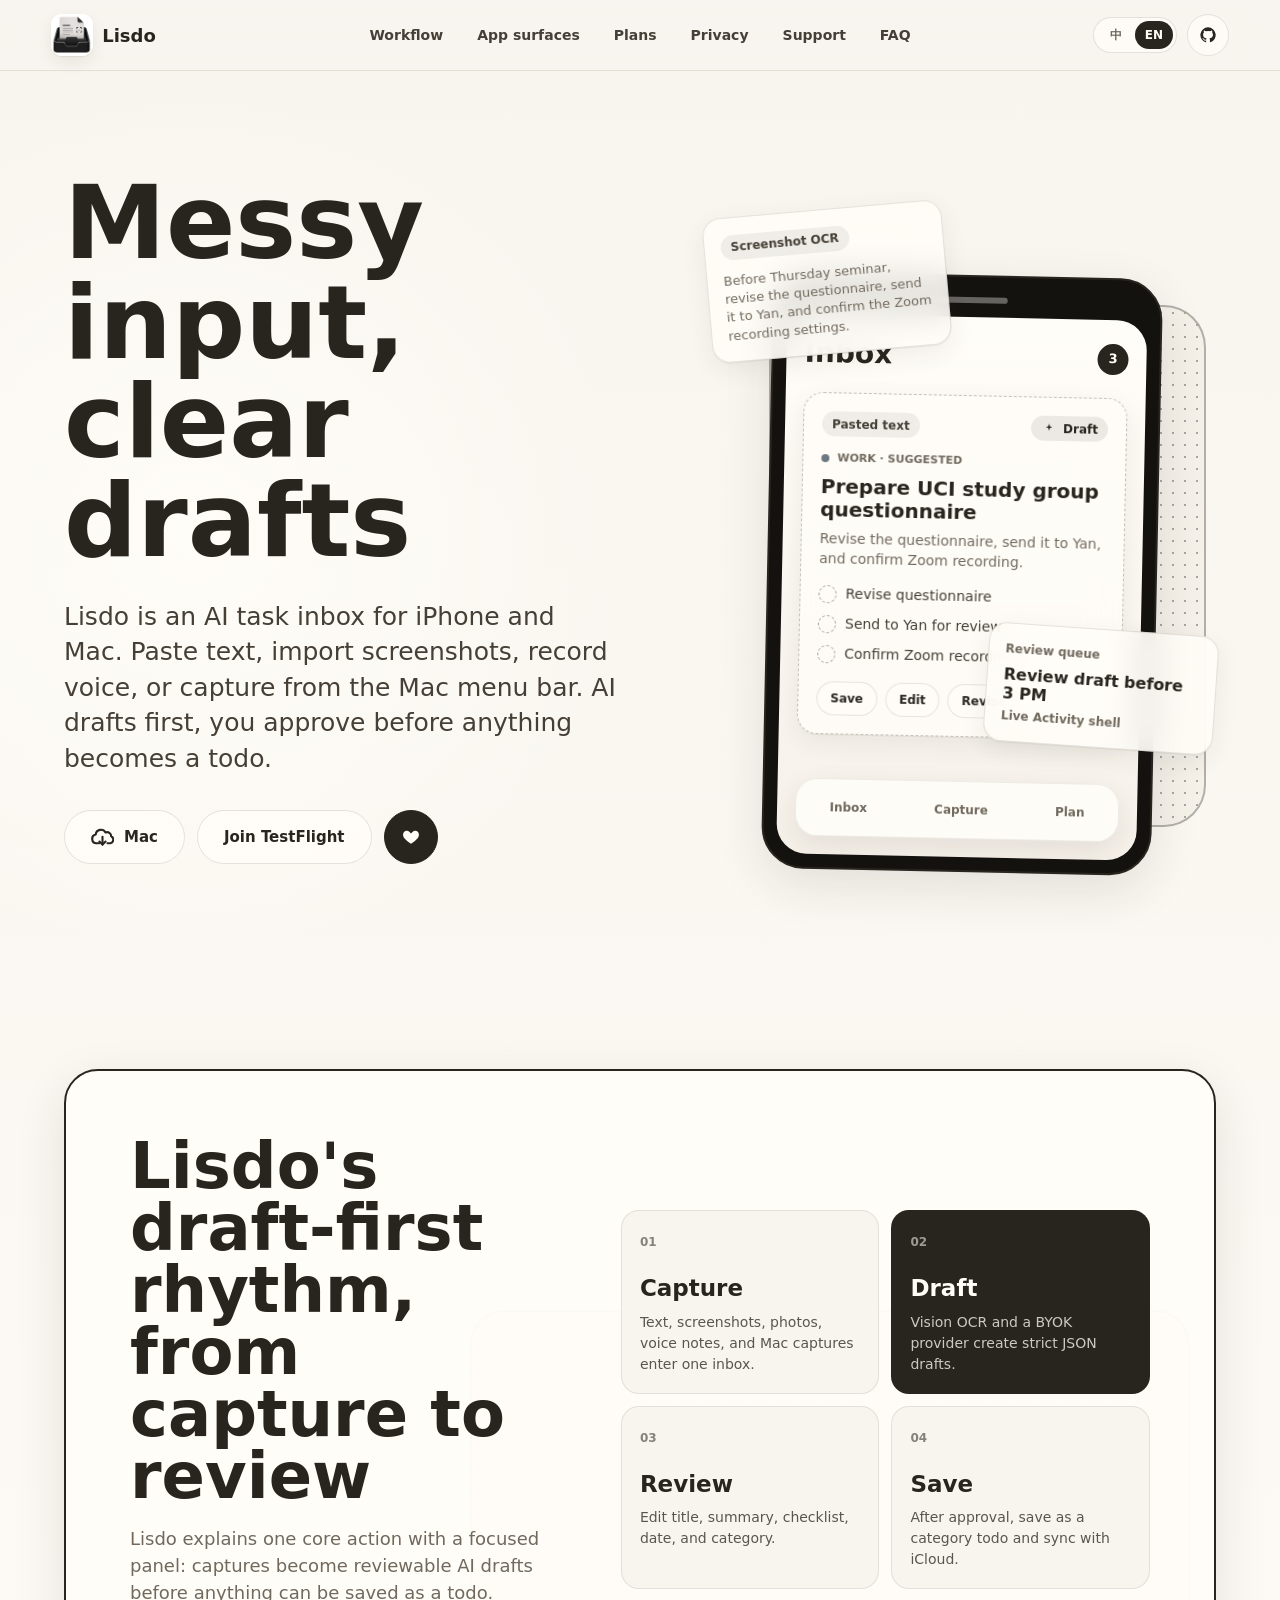
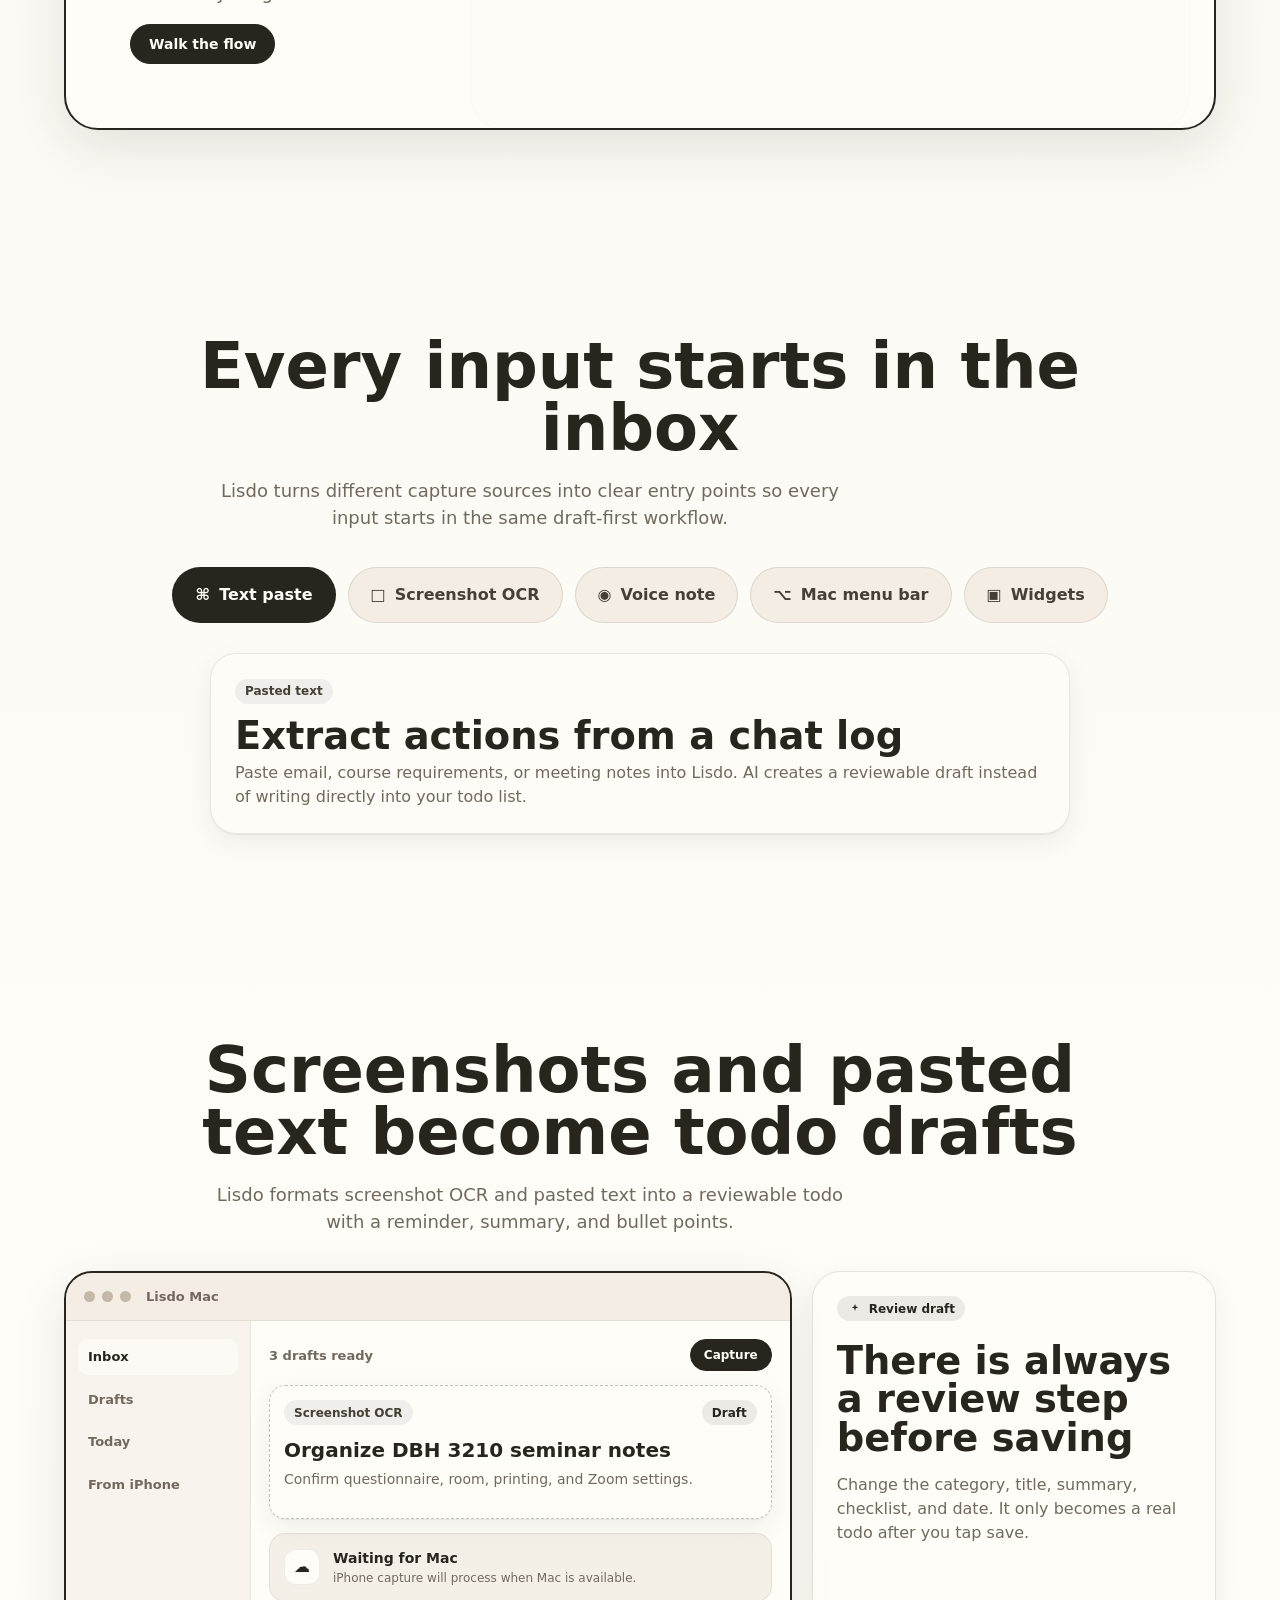
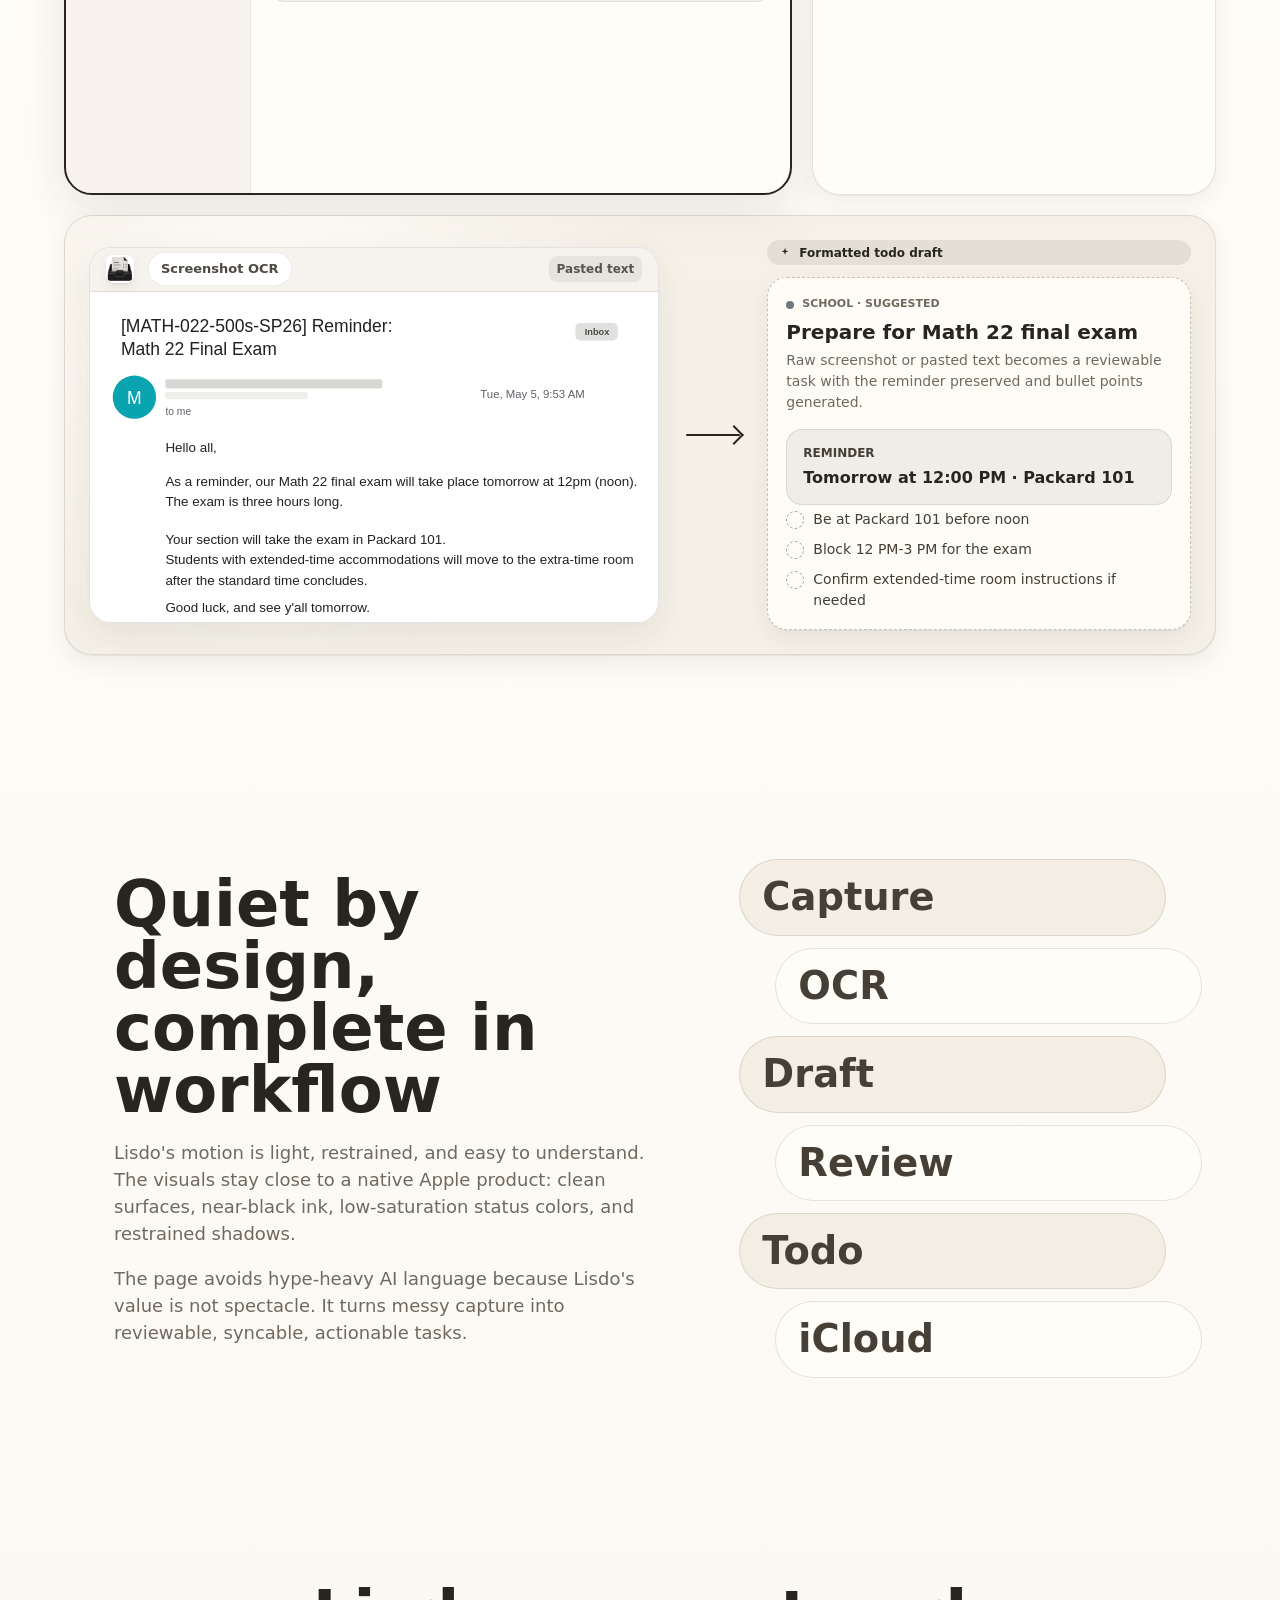
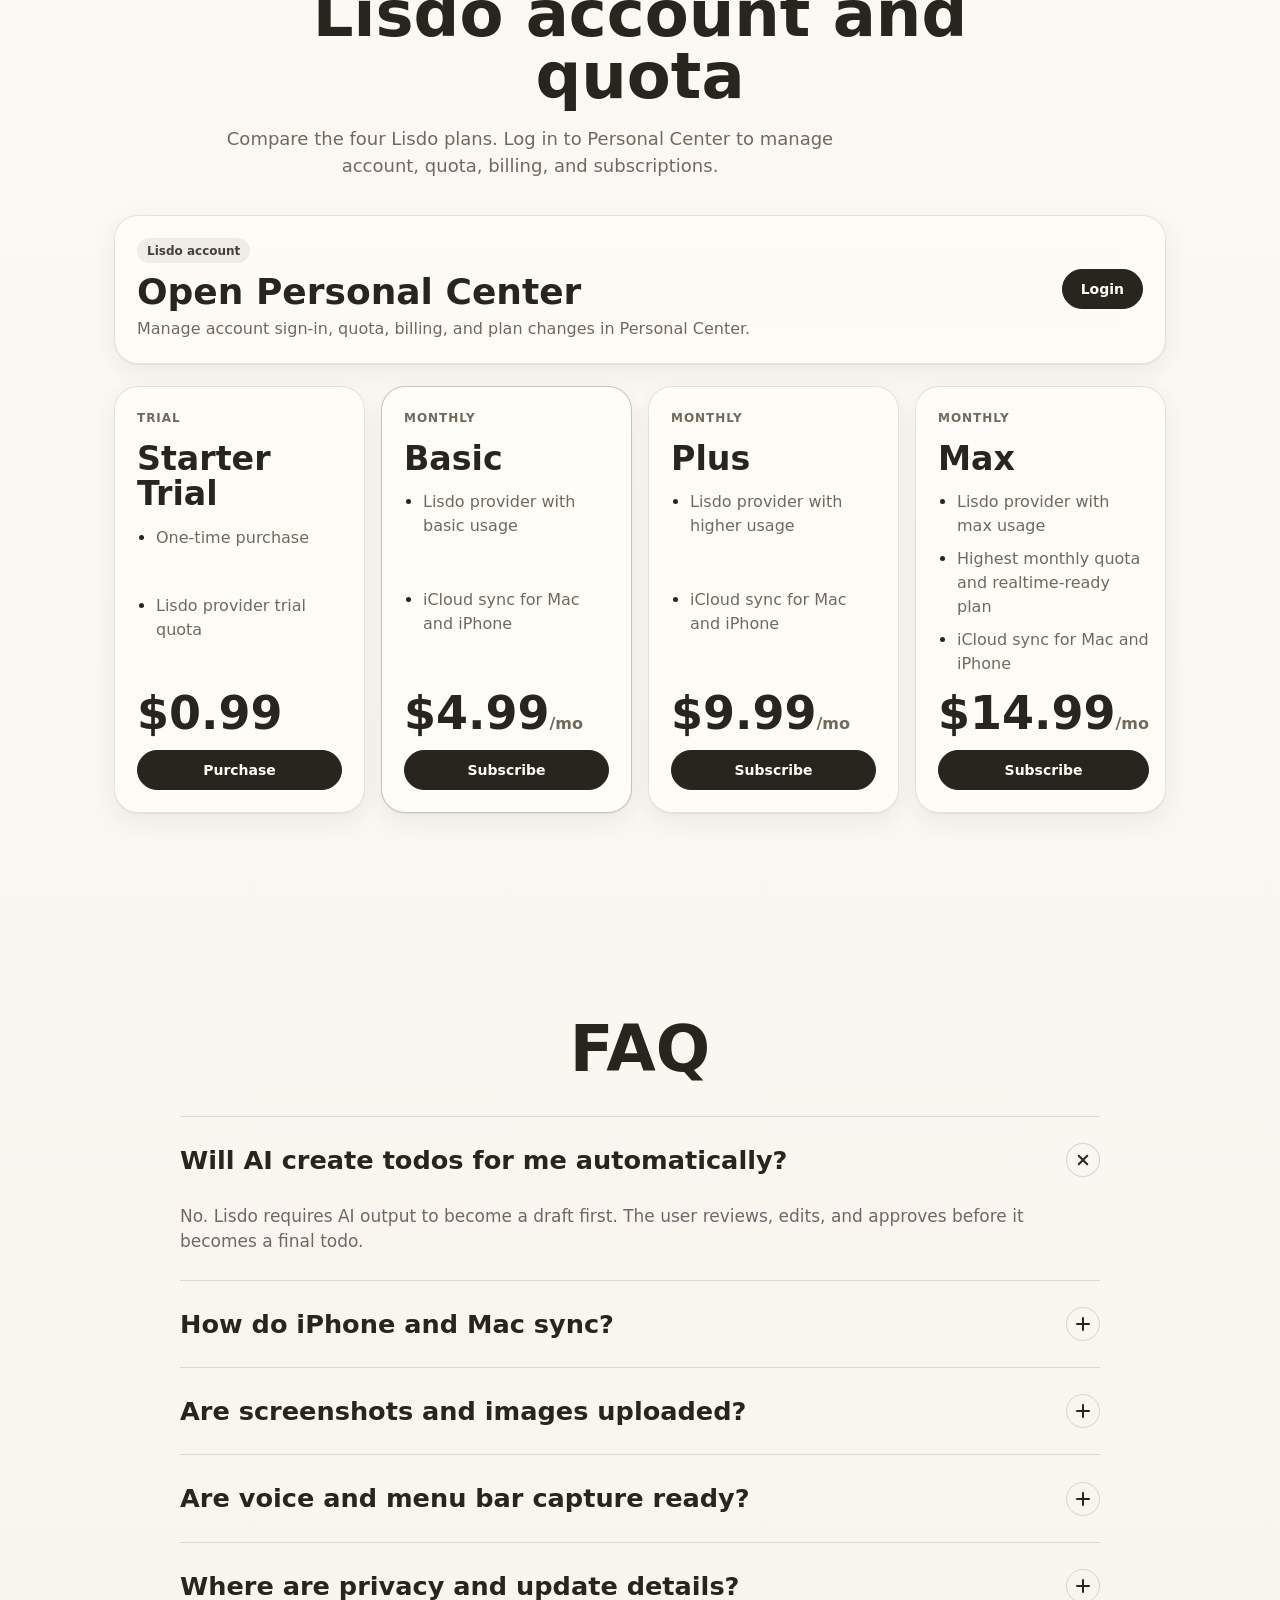
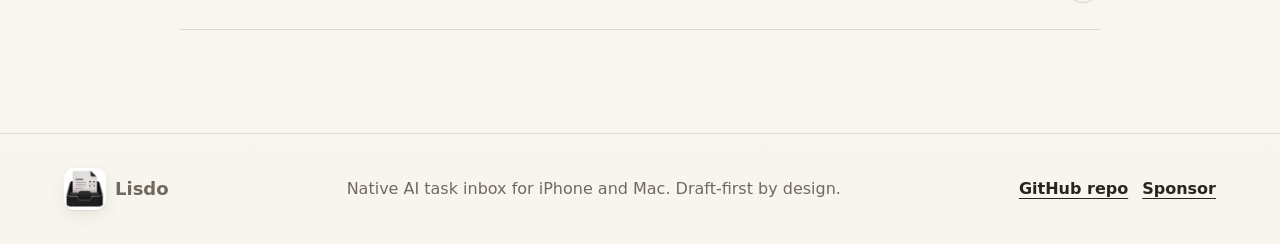
<file: Website/index.html>
<!doctype html>
<html lang="en">
  <head>
    <meta charset="utf-8">
    <meta name="viewport" content="width=device-width, initial-scale=1">
    <title>Lisdo — AI Task Inbox</title>
    <meta
      name="description"
      content="Lisdo is a native AI task inbox for iPhone and Mac. Capture messy input, review AI drafts, and save category todos with iCloud sync."
    >
    <link rel="icon" href="assets/lisdo-logo.png">
    <link rel="stylesheet" href="styles.css">
  </head>
  <body>
    <header class="site-header">
      <a class="brand" href="#top" aria-label="Lisdo home">
        <span class="brand-mark" aria-hidden="true">
          <img src="assets/lisdo-logo.png" alt="">
        </span>
        <span>Lisdo</span>
      </a>

      <nav class="nav-links" aria-label="Primary navigation">
        <a href="#workflow" data-i18n="nav.workflow">工作流</a>
        <a href="#surfaces" data-i18n="nav.surfaces">产品界面</a>
        <a href="#plans" data-i18n="nav.plans">套餐</a>
        <a href="/privacy.html" data-i18n="nav.privacy">隐私</a>
        <a href="/support.html" data-i18n="nav.support">支持</a>
        <a href="#faq" data-i18n="nav.faq">常见问题</a>
      </nav>

      <div class="header-actions">
        <div class="language-toggle" aria-label="Language">
          <button type="button" data-lang-option="zh" aria-pressed="false">中</button>
          <button type="button" data-lang-option="en" aria-pressed="true">EN</button>
        </div>
        <a
          class="icon-button"
          href="https://github.com/Robert1124/Lisdo"
          target="_blank"
          rel="noopener noreferrer"
          aria-label="GitHub repository"
        >
          <svg viewBox="0 0 24 24" aria-hidden="true">
            <path d="M12 .5A11.5 11.5 0 0 0 8.4 22.9c.58.1.8-.25.8-.56v-2c-3.25.7-3.93-1.39-3.93-1.39-.53-1.35-1.3-1.72-1.3-1.72-1.06-.72.08-.7.08-.7 1.17.08 1.79 1.2 1.79 1.2 1.04 1.78 2.73 1.27 3.4.97.1-.75.4-1.27.74-1.56-2.6-.3-5.33-1.3-5.33-5.79 0-1.28.46-2.33 1.2-3.15-.12-.3-.52-1.5.12-3.1 0 0 .98-.32 3.2 1.2A11.1 11.1 0 0 1 12 5.9c.99 0 1.98.13 2.91.4 2.22-1.52 3.2-1.2 3.2-1.2.64 1.6.24 2.8.12 3.1.75.82 1.2 1.87 1.2 3.15 0 4.5-2.74 5.49-5.35 5.78.42.37.8 1.08.8 2.18v3.03c0 .31.2.67.8.56A11.5 11.5 0 0 0 12 .5Z"></path>
          </svg>
        </a>
      </div>
    </header>

    <main id="top">
      <section class="hero section-pad">
        <div class="hero-copy reveal">
          <h1 data-i18n="hero.title">杂乱输入，先成草稿</h1>
          <p data-i18n="hero.subtitle">
            Lisdo 是 iPhone 和 Mac 上的 AI task inbox。复制文字、导入截图、语音记录或从 Mac 菜单栏捕获内容，先生成草稿，再由你确认保存为分类待办。
          </p>
          <div class="hero-actions">
            <a
              class="pill-button light large download-button"
              href="https://github.com/Robert1124/Lisdo/releases"
              target="_blank"
              rel="noopener noreferrer"
              aria-label="Download Lisdo for Mac"
            >
              <svg class="download-cloud-icon" viewBox="0 0 24 24" aria-hidden="true">
                <path d="M8.4 18H5.8a4.6 4.6 0 0 1-.9-9.1 5.5 5.5 0 0 1 10.3-2.1 4.1 4.1 0 0 1 5.8 3.9 3.9 3.9 0 0 1-.7 7.3h-3.1"></path>
                <path d="M12 11.2v8.2"></path>
                <path d="m8.8 16.2 3.2 3.2 3.2-3.2"></path>
              </svg>
              <span data-i18n="hero.macDownload">Mac</span>
            </a>
            <a
              class="pill-button light large"
              href="https://testflight.apple.com/join/XJnUYH11"
              target="_blank"
              rel="noopener noreferrer"
              data-i18n="hero.testflight"
              aria-label="Join Lisdo TestFlight"
            >Join TestFlight</a>
            <a
              class="icon-button dark large"
              href="https://github.com/sponsors/Robert1124"
              target="_blank"
              rel="noopener noreferrer"
              aria-label="Sponsor Lisdo"
            >
              <svg viewBox="0 0 24 24" aria-hidden="true">
                <path d="M12 21s-7.2-4.4-9.7-8.6C.5 9.3 1.4 5.5 4.5 4.1 6.3 3.3 8.3 3.7 9.7 5.1L12 7.4l2.3-2.3c1.4-1.4 3.4-1.8 5.2-1 3.1 1.4 4 5.2 2.2 8.3C19.2 16.6 12 21 12 21Z"></path>
              </svg>
            </a>
          </div>
        </div>

        <div class="hero-stage reveal" aria-label="Lisdo product illustration">
          <div class="floating-note note-left">
            <span class="source-pill" data-i18n="mock.sourceScreenshot">截图 OCR</span>
            <p data-i18n="mock.messyText">周四 seminar 前把 questionnaire 改完，发给 Yan 看，顺便确认 Zoom recording 设置。</p>
          </div>

          <div class="phone-shell">
            <div class="phone-top"></div>
            <div class="phone-screen">
              <div class="screen-header">
                <span data-i18n="mock.inbox">Inbox</span>
                <span class="tiny-chip">3</span>
              </div>
              <article class="draft-card">
                <div class="draft-top">
                  <span class="source-pill" data-i18n="mock.pastedText">粘贴文字</span>
                  <span class="draft-chip">
                    <svg viewBox="0 0 24 24" aria-hidden="true"><path d="M12 4l1.2 4.2L17 9.5l-3.8 1.3L12 15l-1.2-4.2L7 9.5l3.8-1.3L12 4Z"></path></svg>
                    <span data-i18n="mock.draft">草稿</span>
                  </span>
                </div>
                <div class="category-line">
                  <span class="cat-dot blue"></span>
                  <span data-i18n="mock.suggestedCategory">Work · 建议分类</span>
                </div>
                <h3 data-i18n="mock.draftTitle">准备 UCI study group questionnaire</h3>
                <p data-i18n="mock.draftSummary">修改问卷、发给 Yan 复核，并确认 Zoom 录制设置。</p>
                <ul class="check-list">
                  <li data-i18n="mock.stepOne">修改 questionnaire</li>
                  <li data-i18n="mock.stepTwo">发给 Yan review</li>
                  <li data-i18n="mock.stepThree">确认 Zoom recording</li>
                </ul>
                <div class="draft-actions">
                  <button type="button" data-i18n="mock.save">保存</button>
                  <button type="button" data-i18n="mock.edit">编辑</button>
                  <button type="button" data-i18n="mock.revise">调整</button>
                </div>
              </article>
              <nav class="phone-tabs" aria-label="Phone tabs">
                <span data-i18n="mock.tabInbox">收件箱</span>
                <span data-i18n="mock.tabCapture">捕获</span>
                <span data-i18n="mock.tabPlan">计划</span>
              </nav>
            </div>
          </div>

          <div class="floating-widget note-right">
            <span class="mini-title" data-i18n="mock.widgetTitle">待审核草稿</span>
            <strong data-i18n="mock.widgetTask">Review draft before 3 PM</strong>
            <span data-i18n="mock.widgetMeta">Live Activity shell</span>
          </div>
        </div>
      </section>

      <section id="workflow" class="section-pad feature-wrap reveal">
        <div class="panel-back" aria-hidden="true"></div>
        <div class="feature-panel">
          <div class="panel-copy">
            <h2 data-i18n="workflow.title">Lisdo 的清晰节奏：先草稿，再保存</h2>
            <p data-i18n="workflow.body">
              Lisdo 用一个大面板讲清核心动作：不是直接生成待办，而是把捕获内容先变成可检查的 AI 草稿。
            </p>
            <a class="pill-button dark" href="#capture" data-i18n="workflow.cta">走一遍流程</a>
          </div>

          <div class="workflow-steps" aria-label="Lisdo workflow">
            <div class="step-card">
              <span>01</span>
              <h3 data-i18n="workflow.step1Title">Capture</h3>
              <p data-i18n="workflow.step1Body">文字、截图、照片、语音和 Mac 捕获都进入同一个 inbox。</p>
            </div>
            <div class="step-card active">
              <span>02</span>
              <h3 data-i18n="workflow.step2Title">Draft</h3>
              <p data-i18n="workflow.step2Body">Vision OCR 和 BYOK provider 生成严格 JSON 草稿。</p>
            </div>
            <div class="step-card">
              <span>03</span>
              <h3 data-i18n="workflow.step3Title">Review</h3>
              <p data-i18n="workflow.step3Body">用户编辑标题、摘要、清单、日期和分类。</p>
            </div>
            <div class="step-card">
              <span>04</span>
              <h3 data-i18n="workflow.step4Title">Save</h3>
              <p data-i18n="workflow.step4Body">确认后保存为 category todo，并通过 iCloud 同步。</p>
            </div>
          </div>
        </div>
      </section>

      <section id="capture" class="section-pad capture-section">
        <div class="section-heading reveal">
          <h2 data-i18n="capture.title">各种输入，都先进入收件箱</h2>
          <p data-i18n="capture.subtitle">Lisdo 把不同 capture source 变成清晰入口，让所有输入先进入同一个 draft-first 工作流。</p>
        </div>

        <div class="capture-grid reveal" role="tablist" aria-label="Capture sources">
          <button class="capture-pill is-active" type="button" role="tab" aria-selected="true" data-capture="text">
            <span aria-hidden="true">⌘</span>
            <span data-i18n="capture.text">粘贴文字</span>
          </button>
          <button class="capture-pill" type="button" role="tab" aria-selected="false" data-capture="ocr">
            <span aria-hidden="true">□</span>
            <span data-i18n="capture.ocr">截图 OCR</span>
          </button>
          <button class="capture-pill" type="button" role="tab" aria-selected="false" data-capture="voice">
            <span aria-hidden="true">◉</span>
            <span data-i18n="capture.voice">语音记录</span>
          </button>
          <button class="capture-pill" type="button" role="tab" aria-selected="false" data-capture="mac">
            <span aria-hidden="true">⌥</span>
            <span data-i18n="capture.mac">Mac 菜单栏</span>
          </button>
          <button class="capture-pill" type="button" role="tab" aria-selected="false" data-capture="widget">
            <span aria-hidden="true">▣</span>
            <span data-i18n="capture.widget">Widgets</span>
          </button>
        </div>

        <div class="capture-example reveal" aria-live="polite">
          <div>
            <span class="source-pill example-kind" data-i18n="examples.text.kind">Pasted text</span>
            <h3 class="example-title" data-i18n="examples.text.title">从聊天记录里提取行动项</h3>
            <p class="example-body" data-i18n="examples.text.body">把 email、课程要求或会议记录粘进 Lisdo，AI 只生成可审核草稿，不直接写入正式待办。</p>
          </div>
        </div>
      </section>

      <section id="surfaces" class="section-pad surfaces">
        <div class="section-heading reveal">
          <h2 data-i18n="surfaces.title">截图和粘贴内容，自动整理成 Todo 草稿</h2>
          <p data-i18n="surfaces.subtitle">Lisdo 把截图 OCR 和粘贴文本格式化成包含 reminder、摘要和 bullet points 的可审核 todo。</p>
        </div>

        <div class="surface-grid">
          <div class="mac-window reveal">
            <div class="mac-titlebar">
              <span></span><span></span><span></span>
              <strong data-i18n="mac.title">Lisdo Mac</strong>
            </div>
            <div class="mac-body">
              <aside class="mac-sidebar">
                <span class="side-item active" data-i18n="mac.inbox">Inbox</span>
                <span class="side-item" data-i18n="mac.drafts">Drafts</span>
                <span class="side-item" data-i18n="mac.today">Today</span>
                <span class="side-item" data-i18n="mac.fromPhone">From iPhone</span>
              </aside>
              <div class="mac-main">
                <div class="mac-toolbar">
                  <span data-i18n="mac.ready">3 drafts ready</span>
                  <button type="button" data-i18n="mac.capture">Capture</button>
                </div>
                <article class="draft-card compact">
                  <div class="draft-top">
                    <span class="source-pill" data-i18n="mock.sourceScreenshot">截图 OCR</span>
                    <span class="draft-chip" data-i18n="mock.draft">草稿</span>
                  </div>
                  <h3 data-i18n="mac.cardTitle">整理 DBH 3210 seminar notes</h3>
                  <p data-i18n="mac.cardBody">确认问卷、房间、打印和 Zoom 设置。</p>
                </article>
                <article class="pending-row muted">
                  <span class="pending-icon" aria-hidden="true">☁</span>
                  <div>
                    <strong data-i18n="mac.pendingTitle">Waiting for Mac</strong>
                    <span data-i18n="mac.pendingBody">iPhone capture will process when Mac is available.</span>
                  </div>
                </article>
              </div>
            </div>
          </div>

          <div class="review-card reveal">
            <span class="draft-chip">
              <svg viewBox="0 0 24 24" aria-hidden="true"><path d="M12 4l1.2 4.2L17 9.5l-3.8 1.3L12 15l-1.2-4.2L7 9.5l3.8-1.3L12 4Z"></path></svg>
              <span data-i18n="review.badge">Review draft</span>
            </span>
            <h3 data-i18n="review.title">保存前总有一步确认</h3>
            <p data-i18n="review.body">用户可以改分类、标题、摘要、清单和日期。只有点击“保存为待办”后，它才进入正式列表。</p>
          </div>

          <div class="format-demo reveal">
            <div class="capture-source-window" aria-label="Screenshot and pasted text source demo">
              <div class="source-tabbar">
                <span class="source-tab-icon" aria-hidden="true">
                  <img src="assets/lisdo-logo.png" alt="">
                </span>
                <span class="source-tab" data-i18n="format.sourceTab">Screenshot OCR</span>
                <span class="source-label" data-i18n="format.pasteTab">Pasted text</span>
              </div>
              <article class="source-message">
                <img
                  class="source-screenshot"
                  src="assets/math-22-source-screenshot.svg"
                  alt="Screenshot OCR source showing a Math 22 final exam reminder"
                >
              </article>
            </div>

            <div class="flow-arrow" aria-hidden="true">
              <span></span>
            </div>

            <div class="format-output">
              <span class="draft-chip">
                <svg viewBox="0 0 24 24" aria-hidden="true"><path d="M12 4l1.2 4.2L17 9.5l-3.8 1.3L12 15l-1.2-4.2L7 9.5l3.8-1.3L12 4Z"></path></svg>
                <span data-i18n="format.todoBadge">Formatted todo draft</span>
              </span>
              <article class="draft-card format-todo-card">
                <div class="category-line">
                  <span class="cat-dot blue"></span>
                  <span data-i18n="format.category">School · suggested</span>
                </div>
                <h3 data-i18n="format.todoTitle">Prepare for Math 22 final exam</h3>
                <p data-i18n="format.summary">Raw screenshot or pasted text becomes a reviewable task with the reminder preserved and bullet points generated.</p>
                <div class="reminder-row">
                  <strong data-i18n="format.reminderLabel">Reminder</strong>
                  <span data-i18n="format.reminder">Tomorrow at 12:00 PM · Packard 101</span>
                </div>
                <ul class="check-list">
                  <li data-i18n="format.point1">Be at Packard 101 before noon</li>
                  <li data-i18n="format.point2">Block 12 PM-3 PM for the exam</li>
                  <li data-i18n="format.point3">Confirm extended-time room instructions if needed</li>
                </ul>
              </article>
            </div>
          </div>
        </div>
      </section>

      <section class="section-pad story reveal">
        <div>
          <h2 data-i18n="story.title">安静一点，但工作流要完整</h2>
          <p data-i18n="story.p1">
            Lisdo 的动效轻盈、克制、容易理解。视觉回到原生 Apple 产品：纯净表面、近黑文字、低饱和状态色和克制阴影。
          </p>
          <p data-i18n="story.p2">
            页面避免夸张 AI 营销语言，因为 Lisdo 的价值不是炫技，而是让 messy capture 变成可检查、可同步、可执行的任务。
          </p>
        </div>
        <div class="story-lines" aria-hidden="true">
          <span>Capture</span>
          <span>OCR</span>
          <span>Draft</span>
          <span>Review</span>
          <span>Todo</span>
          <span>iCloud</span>
        </div>
      </section>

      <section id="plans" class="section-pad plan-section">
        <div class="section-heading reveal">
          <h2 data-i18n="plans.title">Lisdo 账户和额度</h2>
          <p data-i18n="plans.subtitle">查看四个 Lisdo plan。登录 Personal Center 后，可以管理账户、额度和订阅。</p>
        </div>

        <div class="web-account-panel reveal">
          <div>
            <span class="source-pill" data-i18n="plans.accountLabel">Lisdo account</span>
            <h3 data-i18n="plans.personalCenterTitle">Open Personal Center</h3>
            <p data-i18n="plans.personalCenterBody">Manage account sign-in, quota, billing, and plan changes in Personal Center.</p>
          </div>
          <div class="web-account-actions">
            <a class="pill-button dark" href="account.html" data-i18n="plans.openPersonalCenter">Login</a>
          </div>
        </div>

        <div class="plan-grid reveal plan-grid-home">
          <article class="plan-card">
            <span class="plan-kicker" data-i18n="plans.trialKicker">Trial</span>
            <h3 data-i18n="plans.starterTitle">Starter Trial</h3>
            <ul class="plan-points">
              <li data-i18n="plans.starterPoint1">One-time purchase</li>
              <li data-i18n="plans.starterPoint2">Lisdo provider trial quota</li>
            </ul>
            <div class="plan-price">$0.99</div>
            <a class="pill-button dark" href="account.html?plan=starterTrial" data-open-account data-plan-product="starterTrial" data-i18n="plans.buyTrial">Purchase</a>
          </article>
          <article class="plan-card featured">
            <span class="plan-kicker" data-i18n="plans.monthlyKicker">Monthly</span>
            <h3 data-i18n="plans.basicTitle">Basic</h3>
            <ul class="plan-points">
              <li data-i18n="plans.basicPoint1">Lisdo provider with basic usage</li>
              <li data-i18n="plans.basicPoint2">iCloud sync for Mac and iPhone</li>
            </ul>
            <div class="plan-price">$4.99<span data-i18n="plans.perMonth">/mo</span></div>
            <a class="pill-button dark" href="account.html?plan=monthlyBasic" data-open-account data-plan-product="monthlyBasic" data-i18n="plans.subscribe">Subscribe</a>
          </article>
          <article class="plan-card">
            <span class="plan-kicker" data-i18n="plans.monthlyKicker">Monthly</span>
            <h3 data-i18n="plans.plusTitle">Plus</h3>
            <ul class="plan-points">
              <li data-i18n="plans.plusPoint1">Lisdo provider with higher usage</li>
              <li data-i18n="plans.plusPoint2">iCloud sync for Mac and iPhone</li>
            </ul>
            <div class="plan-price">$9.99<span data-i18n="plans.perMonth">/mo</span></div>
            <a class="pill-button dark" href="account.html?plan=monthlyPlus" data-open-account data-plan-product="monthlyPlus" data-i18n="plans.subscribe">Subscribe</a>
          </article>
          <article class="plan-card">
            <span class="plan-kicker" data-i18n="plans.monthlyKicker">Monthly</span>
            <h3 data-i18n="plans.maxTitle">Max</h3>
            <ul class="plan-points">
              <li data-i18n="plans.maxPoint1">Lisdo provider with max usage</li>
              <li data-i18n="plans.maxPoint2">Highest monthly quota and realtime-ready plan</li>
              <li data-i18n="plans.maxPoint3">iCloud sync for Mac and iPhone</li>
            </ul>
            <div class="plan-price">$14.99<span data-i18n="plans.perMonth">/mo</span></div>
            <a class="pill-button dark" href="account.html?plan=monthlyMax" data-open-account data-plan-product="monthlyMax" data-i18n="plans.subscribe">Subscribe</a>
          </article>
        </div>
      </section>

      <section id="faq" class="section-pad faq">
        <div class="section-heading reveal">
          <h2 data-i18n="faq.title">常见问题</h2>
        </div>

        <div class="faq-list reveal">
          <div class="faq-item">
            <button type="button" aria-expanded="true">
              <span data-i18n="faq.q1">AI 会不会直接替我创建待办？</span>
              <span class="faq-toggle" aria-hidden="true"></span>
            </button>
            <div class="faq-panel">
              <p data-i18n="faq.a1">不会。Lisdo 的产品流要求所有 AI 输出先成为 draft。用户 review、编辑并确认后，才保存为正式 todo。</p>
            </div>
          </div>
          <div class="faq-item">
            <button type="button" aria-expanded="false">
              <span data-i18n="faq.q2">iPhone 和 Mac 如何同步？</span>
              <span class="faq-toggle" aria-hidden="true"></span>
            </button>
            <div class="faq-panel" hidden>
              <p data-i18n="faq.a2">MVP 1 设计为 SwiftData + CloudKit，同步 categories、captures、drafts、todos 和 pending queue metadata。Hosted BYOK keys 保存在 Keychain，可随用户的 Keychain 同步在 iPhone 和 Mac 可用；CLI paths 和本地 provider 设置不进 CloudKit。</p>
            </div>
          </div>
          <div class="faq-item">
            <button type="button" aria-expanded="false">
              <span data-i18n="faq.q3">截图和图片会上传吗？</span>
              <span class="faq-toggle" aria-hidden="true"></span>
            </button>
            <div class="faq-panel" hidden>
              <p data-i18n="faq.a3">默认策略是本机 Vision OCR，并同步 OCR text 与 metadata；原图默认不通过 iCloud 同步。只有 Mac CLI direct media 模式会临时同步原始 image/audio 给 Mac，处理结束后删除 pending media attachment。</p>
            </div>
          </div>
          <div class="faq-item">
            <button type="button" aria-expanded="false">
              <span data-i18n="faq.q4">语音和菜单栏捕获都可用了吗？</span>
              <span class="faq-toggle" aria-hidden="true"></span>
            </button>
            <div class="faq-panel" hidden>
              <p data-i18n="faq.a4">Mac 菜单栏捕获目前可用。语音捕获暂不可用，会在核心截图/粘贴转 todo 流程稳定后继续开发。</p>
            </div>
          </div>
          <div class="faq-item">
            <button type="button" aria-expanded="false">
              <span data-i18n="faq.q6">隐私和更新说明在哪里？</span>
              <span class="faq-toggle" aria-hidden="true"></span>
            </button>
            <div class="faq-panel" hidden>
              <p>
                <span data-i18n="faq.a6Prefix">App Store 准备文档包括</span>
                <a href="/privacy.html" data-i18n="faq.privacyLink">隐私政策</a>,
                <a href="/security.html" data-i18n="faq.securityLink">安全和数据处理</a>,
                <a href="/support.html" data-i18n="faq.supportLink">支持</a>,
                <span data-i18n="faq.and">和</span>
                <a href="/updates.html" data-i18n="faq.updatesLink">更新说明</a>.
              </p>
            </div>
          </div>
        </div>
      </section>
    </main>

    <footer class="site-footer">
      <div class="brand">
        <span class="brand-mark" aria-hidden="true">
          <img src="assets/lisdo-logo.png" alt="">
        </span>
        <span>Lisdo</span>
      </div>
      <p data-i18n="footer.copy">Native AI task inbox for iPhone and Mac. Draft-first by design.</p>
      <nav class="footer-links" aria-label="Footer navigation">
        <a
          href="https://github.com/Robert1124/Lisdo"
          target="_blank"
          rel="noopener noreferrer"
          data-i18n="footer.github"
        >GitHub repo</a>
        <a
          href="https://github.com/sponsors/Robert1124"
          target="_blank"
          rel="noopener noreferrer"
          data-i18n="footer.sponsor"
        >Sponsor</a>
      </nav>
    </footer>

    <script src="config.js"></script>
    <script src="script.js"></script>
  </body>
</html>
</file>
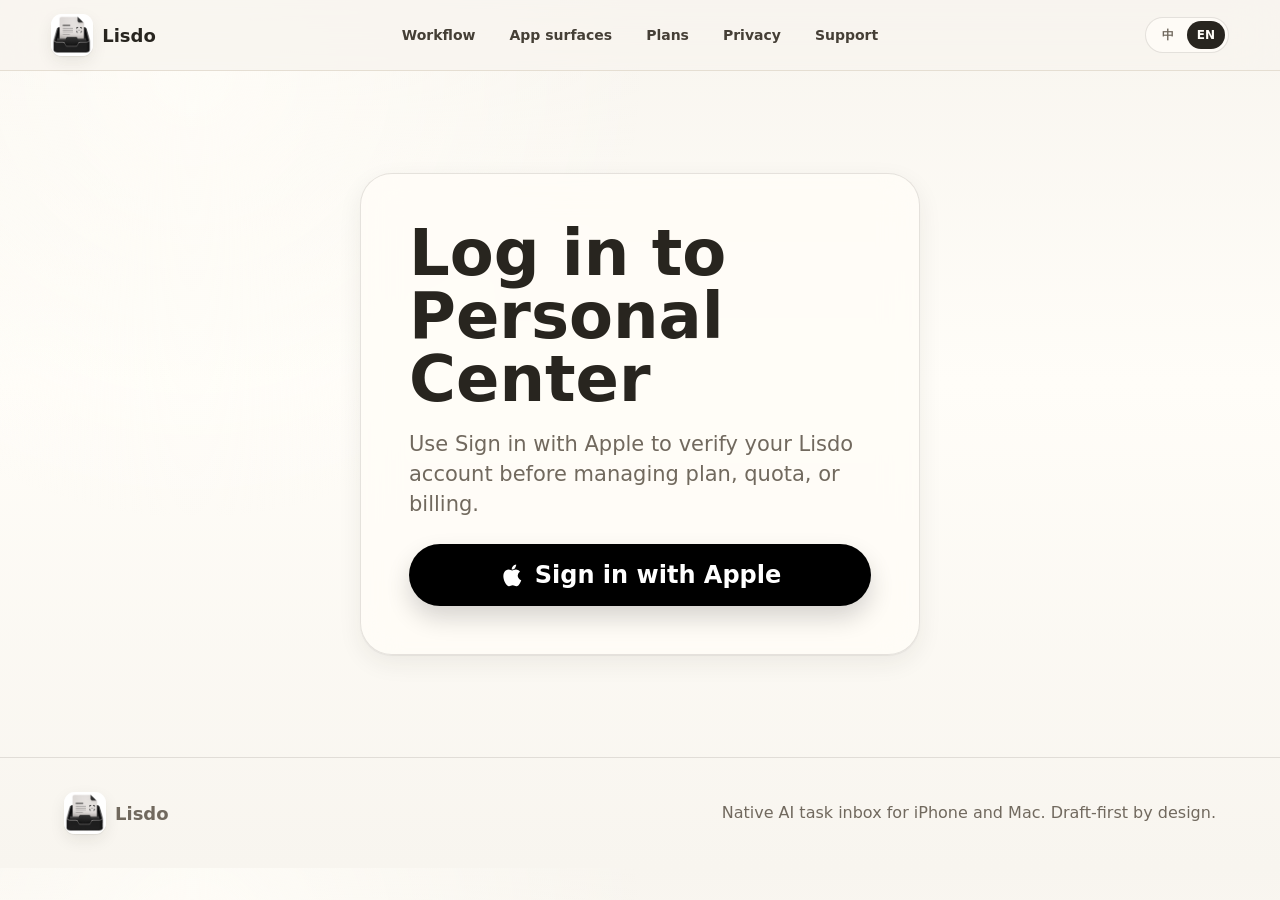
<file: Website/account.html>
<!doctype html>
<html lang="en">
  <head>
    <meta charset="utf-8">
    <meta name="viewport" content="width=device-width, initial-scale=1">
    <title>Lisdo Personal Center</title>
    <meta
      name="description"
      content="Manage your Lisdo account, quota, plan, and web billing."
    >
    <link rel="icon" href="assets/lisdo-logo.png">
    <link rel="stylesheet" href="styles.css">
  </head>
  <body>
    <header class="site-header">
      <a class="brand" href="index.html#top" aria-label="Lisdo home">
        <span class="brand-mark" aria-hidden="true">
          <img src="assets/lisdo-logo.png" alt="">
        </span>
        <span>Lisdo</span>
      </a>

      <nav class="nav-links" aria-label="Primary navigation">
        <a href="index.html#workflow" data-i18n="nav.workflow">Workflow</a>
        <a href="index.html#surfaces" data-i18n="nav.surfaces">App surfaces</a>
        <a href="index.html#plans" data-i18n="nav.plans">Plans</a>
        <a href="/privacy.html" data-i18n="nav.privacy">Privacy</a>
        <a href="/support.html" data-i18n="nav.support">Support</a>
      </nav>

      <div class="header-actions">
        <div class="language-toggle" aria-label="Language">
          <button type="button" data-lang-option="zh" aria-pressed="false">中</button>
          <button type="button" data-lang-option="en" aria-pressed="true">EN</button>
        </div>
      </div>
    </header>

    <main id="account">
      <section class="section-pad account-center-section" data-account-center>
        <div class="account-login-card reveal" data-account-login-gate>
          <h1 data-i18n="account.loginTitle">Log in to Personal Center</h1>
          <p data-i18n="account.loginBody">Use Sign in with Apple to verify your Lisdo account before managing plan, quota, or billing.</p>
          <button class="apple-sign-in-button" type="button" data-apple-sign-in>
            <svg viewBox="0 0 16 20" aria-hidden="true" focusable="false">
              <path d="M13.6 10.6c0-2.2 1.8-3.2 1.9-3.3-1-1.5-2.6-1.7-3.2-1.8-1.4-.1-2.6.8-3.3.8-.7 0-1.8-.8-2.9-.8-1.5 0-2.9.9-3.7 2.2-1.6 2.8-.4 7 1.1 9.3.8 1.1 1.7 2.4 2.9 2.3 1.2 0 1.6-.7 3-.7s1.8.7 3.1.7c1.3 0 2.1-1.1 2.8-2.3.9-1.3 1.2-2.5 1.3-2.6-.1-.1-2.9-1.2-3-3.8ZM11.4 4.1c.6-.8 1-1.8.9-2.8-.9 0-2 .6-2.7 1.4-.6.7-1.1 1.8-1 2.8 1 .1 2.1-.5 2.8-1.4Z"></path>
            </svg>
            <span data-i18n="plans.signIn">Sign in with Apple</span>
          </button>
        </div>

        <p class="checkout-status" data-checkout-status hidden></p>
        <div class="account-loading-overlay" data-account-loading hidden role="status" aria-live="polite">
          <div class="account-loading-panel">
            <span data-account-loading-message>Loading Personal Center...</span>
            <span class="loading-dots" aria-hidden="true">
              <span></span>
              <span></span>
              <span></span>
            </span>
          </div>
        </div>
        <div class="checkout-modal" data-checkout-modal hidden>
          <div class="checkout-modal-panel" role="dialog" aria-modal="true" aria-labelledby="checkout-modal-title" aria-describedby="checkout-modal-message">
            <h2 id="checkout-modal-title" data-checkout-modal-title></h2>
            <p id="checkout-modal-message" data-checkout-modal-message></p>
            <div class="checkout-modal-actions">
              <button class="pill-button light" type="button" data-checkout-modal-cancel data-i18n="common.cancel">Cancel</button>
              <button class="pill-button dark" type="button" data-checkout-modal-confirm data-i18n="common.confirm">Confirm</button>
              <button class="pill-button dark" type="button" data-checkout-modal-close data-i18n="common.ok">OK</button>
            </div>
          </div>
        </div>

        <div class="account-content" data-account-content hidden>
        <div class="account-dashboard">
          <section class="profile-card" data-account-auth-panel>
            <div class="profile-card-head">
              <button class="icon-button" type="button" data-web-sign-out hidden aria-label="Sign out">
                <svg viewBox="0 0 24 24" aria-hidden="true">
                  <path d="M10 4a1 1 0 0 1 1 1v2H9V6H5v12h4v-1h2v2a1 1 0 0 1-1 1H4a1 1 0 0 1-1-1V5a1 1 0 0 1 1-1h6Zm6.7 4.3 3.9 3.9-3.9 3.9-1.4-1.4 1.5-1.5H9v-2h7.8l-1.5-1.5 1.4-1.4Z"></path>
                </svg>
              </button>
            </div>

            <div class="profile-summary">
              <div>
                <h2 data-profile-name data-i18n="account.signedOutName">Sign in to Lisdo</h2>
                <p data-profile-email data-i18n="account.signedOutBody">Use your Lisdo account to sync plan and quota across devices.</p>
              </div>
            </div>
          </section>

          <section class="quota-card">
            <div class="quota-card-head">
              <div>
                <span class="source-pill" data-i18n="account.quotaLabel">Quota</span>
                <h2 data-quota-plan>Free</h2>
              </div>
              <button class="pill-button light topup-button" type="button" data-checkout-product="topUpUsage" data-i18n="account.topUp">Top up</button>
            </div>
            <div class="quota-meter">
              <span data-quota-fill></span>
            </div>
            <p data-quota-copy data-i18n="account.quotaSignedOut">Sign in to load your current quota.</p>
          </section>
        </div>

        <div class="plan-grid account-plan-grid">
          <article class="plan-card" data-plan-id="starterTrial">
            <span class="plan-kicker" data-i18n="plans.trialKicker">Trial</span>
            <h3 data-i18n="plans.starterTitle">Starter Trial</h3>
            <ul class="plan-points">
              <li data-i18n="plans.starterPoint1">One-time purchase</li>
              <li data-i18n="plans.starterPoint2">Lisdo provider trial quota</li>
            </ul>
            <div class="plan-price">$0.99</div>
            <button class="pill-button dark" type="button" data-checkout-product="starterTrial" data-i18n="plans.buyTrial">Purchase</button>
          </article>
          <article class="plan-card featured" data-plan-id="monthlyBasic">
            <span class="plan-kicker" data-i18n="plans.monthlyKicker">Monthly</span>
            <h3 data-i18n="plans.basicTitle">Basic</h3>
            <ul class="plan-points">
              <li data-i18n="plans.basicPoint1">Lisdo provider with basic usage</li>
              <li data-i18n="plans.basicPoint2">iCloud sync for Mac and iPhone</li>
            </ul>
            <div class="plan-price">$4.99<span data-i18n="plans.perMonth">/mo</span></div>
            <button class="pill-button dark" type="button" data-checkout-product="monthlyBasic" data-i18n="plans.subscribe">Subscribe</button>
          </article>
          <article class="plan-card" data-plan-id="monthlyPlus">
            <span class="plan-kicker" data-i18n="plans.monthlyKicker">Monthly</span>
            <h3 data-i18n="plans.plusTitle">Plus</h3>
            <ul class="plan-points">
              <li data-i18n="plans.plusPoint1">Lisdo provider with higher usage</li>
              <li data-i18n="plans.plusPoint2">iCloud sync for Mac and iPhone</li>
            </ul>
            <div class="plan-price">$9.99<span data-i18n="plans.perMonth">/mo</span></div>
            <button class="pill-button dark" type="button" data-checkout-product="monthlyPlus" data-i18n="plans.subscribe">Subscribe</button>
          </article>
          <article class="plan-card" data-plan-id="monthlyMax">
            <span class="plan-kicker" data-i18n="plans.monthlyKicker">Monthly</span>
            <h3 data-i18n="plans.maxTitle">Max</h3>
            <ul class="plan-points">
              <li data-i18n="plans.maxPoint1">Lisdo provider with max usage</li>
              <li data-i18n="plans.maxPoint2">Highest monthly quota and realtime-ready plan</li>
              <li data-i18n="plans.maxPoint3">iCloud sync for Mac and iPhone</li>
            </ul>
            <div class="plan-price">$14.99<span data-i18n="plans.perMonth">/mo</span></div>
            <button class="pill-button dark" type="button" data-checkout-product="monthlyMax" data-i18n="plans.subscribe">Subscribe</button>
          </article>
        </div>
        <div class="billing-route-note" data-billing-route-note hidden>
          <p data-i18n="plans.billingRouteNote">New subscriptions and top-ups open Stripe Checkout. Plan switches are confirmed here and sent to Stripe; payment method and invoice changes use Stripe Billing Portal.</p>
          <button class="pill-button light" type="button" data-billing-portal data-i18n="plans.manageBilling">Manage billing</button>
        </div>
        </div>
      </section>
    </main>

    <footer class="site-footer">
      <a class="brand" href="index.html#top" aria-label="Lisdo home">
        <span class="brand-mark" aria-hidden="true">
          <img src="assets/lisdo-logo.png" alt="">
        </span>
        <span>Lisdo</span>
      </a>
      <p data-i18n="footer.copy">Native AI task inbox for iPhone and Mac. Draft-first by design.</p>
    </footer>

    <script src="config.js"></script>
    <script src="script.js"></script>
  </body>
</html>
</file>
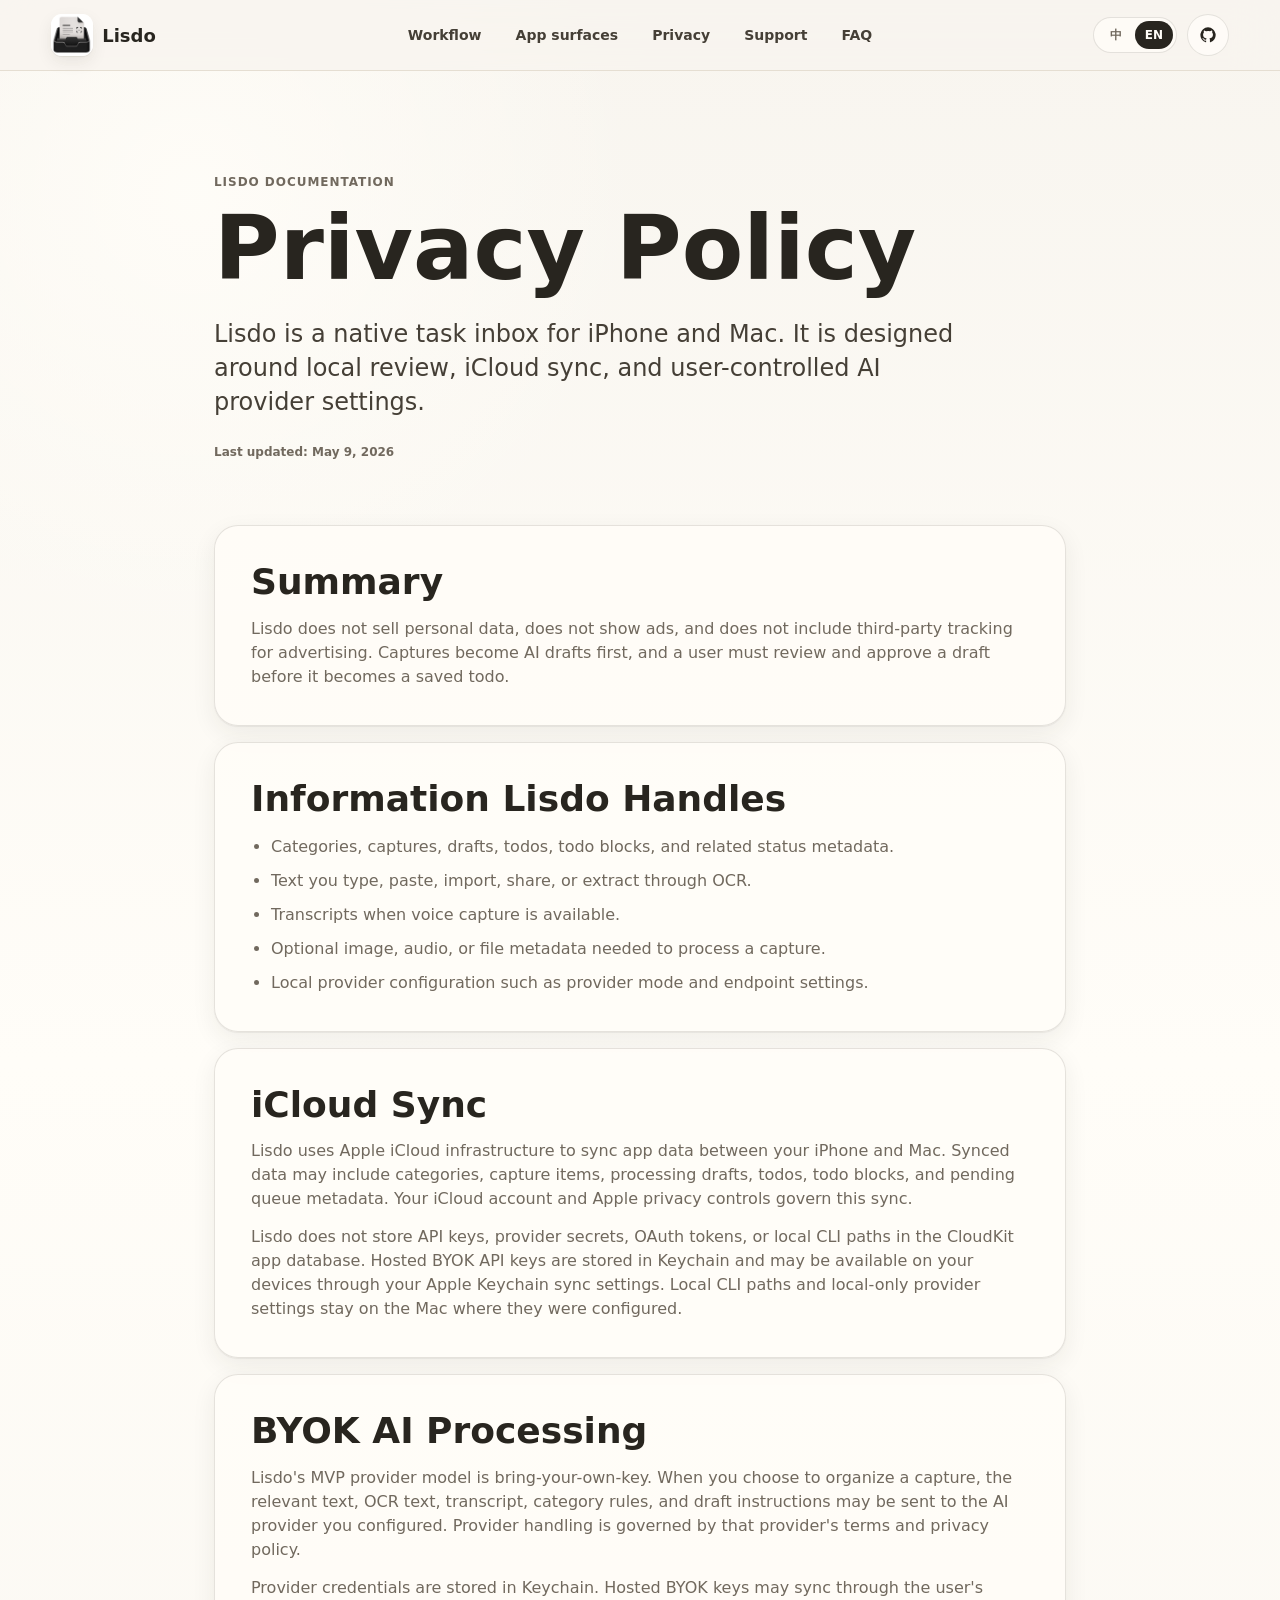
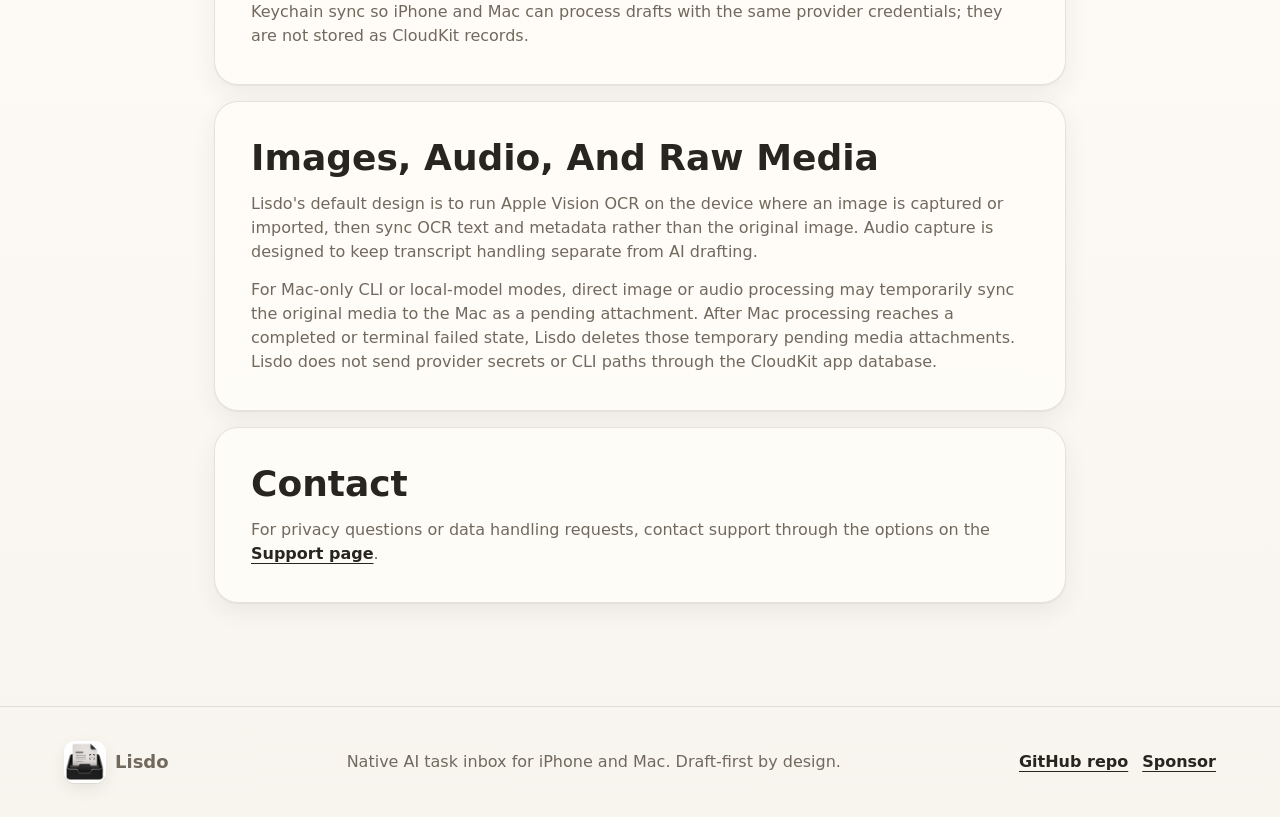
<file: Website/privacy.html>
<!doctype html>
<html lang="en">
  <head>
    <meta charset="utf-8">
    <meta name="viewport" content="width=device-width, initial-scale=1">
    <title>Privacy Policy - Lisdo</title>
    <meta
      name="description"
      content="Lisdo privacy policy for iPhone and Mac. Learn how Lisdo handles iCloud sync, BYOK provider keys, captures, drafts, and media."
    >
    <link rel="canonical" href="https://lisdo.robertw.me/privacy.html">
    <link rel="icon" href="assets/lisdo-logo.png">
    <link rel="stylesheet" href="styles.css">
  </head>
  <body>
    <header class="site-header doc-header">
      <a class="brand" href="/" aria-label="Lisdo home">
        <span class="brand-mark" aria-hidden="true">
          <img src="assets/lisdo-logo.png" alt="">
        </span>
        <span>Lisdo</span>
      </a>

      <nav class="nav-links" aria-label="Primary navigation">
        <a href="/#workflow" data-i18n="nav.workflow">Workflow</a>
        <a href="/#surfaces" data-i18n="nav.surfaces">App surfaces</a>
        <a href="/privacy.html" data-i18n="nav.privacy">Privacy</a>
        <a href="/support.html" data-i18n="nav.support">Support</a>
        <a href="/#faq" data-i18n="nav.faq">FAQ</a>
      </nav>

      <div class="header-actions">
        <div class="language-toggle" aria-label="Language">
          <button type="button" data-lang-option="zh" aria-pressed="false">中</button>
          <button type="button" data-lang-option="en" aria-pressed="true">EN</button>
        </div>
        <a
          class="icon-button"
          href="https://github.com/Robert1124/Lisdo"
          target="_blank"
          rel="noopener noreferrer"
          aria-label="GitHub repository"
        >
          <svg viewBox="0 0 24 24" aria-hidden="true">
            <path d="M12 .5A11.5 11.5 0 0 0 8.4 22.9c.58.1.8-.25.8-.56v-2c-3.25.7-3.93-1.39-3.93-1.39-.53-1.35-1.3-1.72-1.3-1.72-1.06-.72.08-.7.08-.7 1.17.08 1.79 1.2 1.79 1.2 1.04 1.78 2.73 1.27 3.4.97.1-.75.4-1.27.74-1.56-2.6-.3-5.33-1.3-5.33-5.79 0-1.28.46-2.33 1.2-3.15-.12-.3-.52-1.5.12-3.1 0 0 .98-.32 3.2 1.2A11.1 11.1 0 0 1 12 5.9c.99 0 1.98.13 2.91.4 2.22-1.52 3.2-1.2 3.2-1.2.64 1.6.24 2.8.12 3.1.75.82 1.2 1.87 1.2 3.15 0 4.5-2.74 5.49-5.35 5.78.42.37.8 1.08.8 2.18v3.03c0 .31.2.67.8.56A11.5 11.5 0 0 0 12 .5Z"></path>
          </svg>
        </a>
      </div>
    </header>

    <main class="doc-main">
      <section class="doc-hero section-pad">
        <p class="doc-kicker" data-i18n="doc.kicker">Lisdo documentation</p>
        <h1 data-i18n="privacy.title">Privacy Policy</h1>
        <p data-i18n="privacy.intro">
          Lisdo is a native task inbox for iPhone and Mac. It is designed around local review,
          iCloud sync, and user-controlled AI provider settings.
        </p>
        <p class="doc-updated" data-i18n="privacy.updated">Last updated: May 9, 2026</p>
      </section>

      <section class="doc-content">
        <article class="doc-card">
          <h2 data-i18n="privacy.summaryTitle">Summary</h2>
          <p data-i18n="privacy.summaryBody">
            Lisdo does not sell personal data, does not show ads, and does not include third-party
            tracking for advertising. Captures become AI drafts first, and a user must review and
            approve a draft before it becomes a saved todo.
          </p>
        </article>

        <article class="doc-card">
          <h2 data-i18n="privacy.infoTitle">Information Lisdo Handles</h2>
          <ul>
            <li data-i18n="privacy.info1">Categories, captures, drafts, todos, todo blocks, and related status metadata.</li>
            <li data-i18n="privacy.info2">Text you type, paste, import, share, or extract through OCR.</li>
            <li data-i18n="privacy.info3">Transcripts when voice capture is available.</li>
            <li data-i18n="privacy.info4">Optional image, audio, or file metadata needed to process a capture.</li>
            <li data-i18n="privacy.info5">Local provider configuration such as provider mode and endpoint settings.</li>
          </ul>
        </article>

        <article class="doc-card">
          <h2 data-i18n="privacy.icloudTitle">iCloud Sync</h2>
          <p data-i18n="privacy.icloudBody1">
            Lisdo uses Apple iCloud infrastructure to sync app data between your iPhone and Mac.
            Synced data may include categories, capture items, processing drafts, todos, todo
            blocks, and pending queue metadata. Your iCloud account and Apple privacy controls
            govern this sync.
          </p>
          <p data-i18n="privacy.icloudBody2">
            Lisdo does not store API keys, provider secrets, OAuth tokens, or local CLI paths in
            the CloudKit app database. Hosted BYOK API keys are stored in Keychain and may be
            available on your devices through your Apple Keychain sync settings. Local CLI paths and
            local-only provider settings stay on the Mac where they were configured.
          </p>
        </article>

        <article class="doc-card">
          <h2 data-i18n="privacy.byokTitle">BYOK AI Processing</h2>
          <p data-i18n="privacy.byokBody1">
            Lisdo's MVP provider model is bring-your-own-key. When you choose to organize a capture,
            the relevant text, OCR text, transcript, category rules, and draft instructions may be
            sent to the AI provider you configured. Provider handling is governed by that provider's
            terms and privacy policy.
          </p>
          <p data-i18n="privacy.byokBody2">
            Provider credentials are stored in Keychain. Hosted BYOK keys may sync through the
            user's Keychain sync so iPhone and Mac can process drafts with the same provider
            credentials; they are not stored as CloudKit records.
          </p>
        </article>

        <article class="doc-card">
          <h2 data-i18n="privacy.mediaTitle">Images, Audio, And Raw Media</h2>
          <p data-i18n="privacy.mediaBody1">
            Lisdo's default design is to run Apple Vision OCR on the device where an image is
            captured or imported, then sync OCR text and metadata rather than the original image.
            Audio capture is designed to keep transcript handling separate from AI drafting.
          </p>
          <p data-i18n="privacy.mediaBody2">
            For Mac-only CLI or local-model modes, direct image or audio processing may temporarily
            sync the original media to the Mac as a pending attachment. After Mac processing reaches
            a completed or terminal failed state, Lisdo deletes those temporary pending media
            attachments. Lisdo does not send provider secrets or CLI paths through the CloudKit app
            database.
          </p>
        </article>

        <article class="doc-card">
          <h2 data-i18n="privacy.contactTitle">Contact</h2>
          <p><span data-i18n="privacy.contactPrefix">For privacy questions or data handling requests, contact support through the options on the </span><a href="/support.html" data-i18n="privacy.contactLink">Support page</a><span data-i18n="privacy.contactSuffix">.</span></p>
        </article>
      </section>
    </main>

    <footer class="site-footer">
      <div class="brand">
        <span class="brand-mark" aria-hidden="true">
          <img src="assets/lisdo-logo.png" alt="">
        </span>
        <span>Lisdo</span>
      </div>
      <p data-i18n="footer.copy">Native AI task inbox for iPhone and Mac. Draft-first by design.</p>
      <nav class="footer-links" aria-label="Footer navigation">
        <a href="https://github.com/Robert1124/Lisdo" target="_blank" rel="noopener noreferrer" data-i18n="footer.github">GitHub repo</a>
        <a href="https://github.com/sponsors/Robert1124" target="_blank" rel="noopener noreferrer" data-i18n="footer.sponsor">Sponsor</a>
      </nav>
    </footer>
    <script src="script.js"></script>
  </body>
</html>
</file>
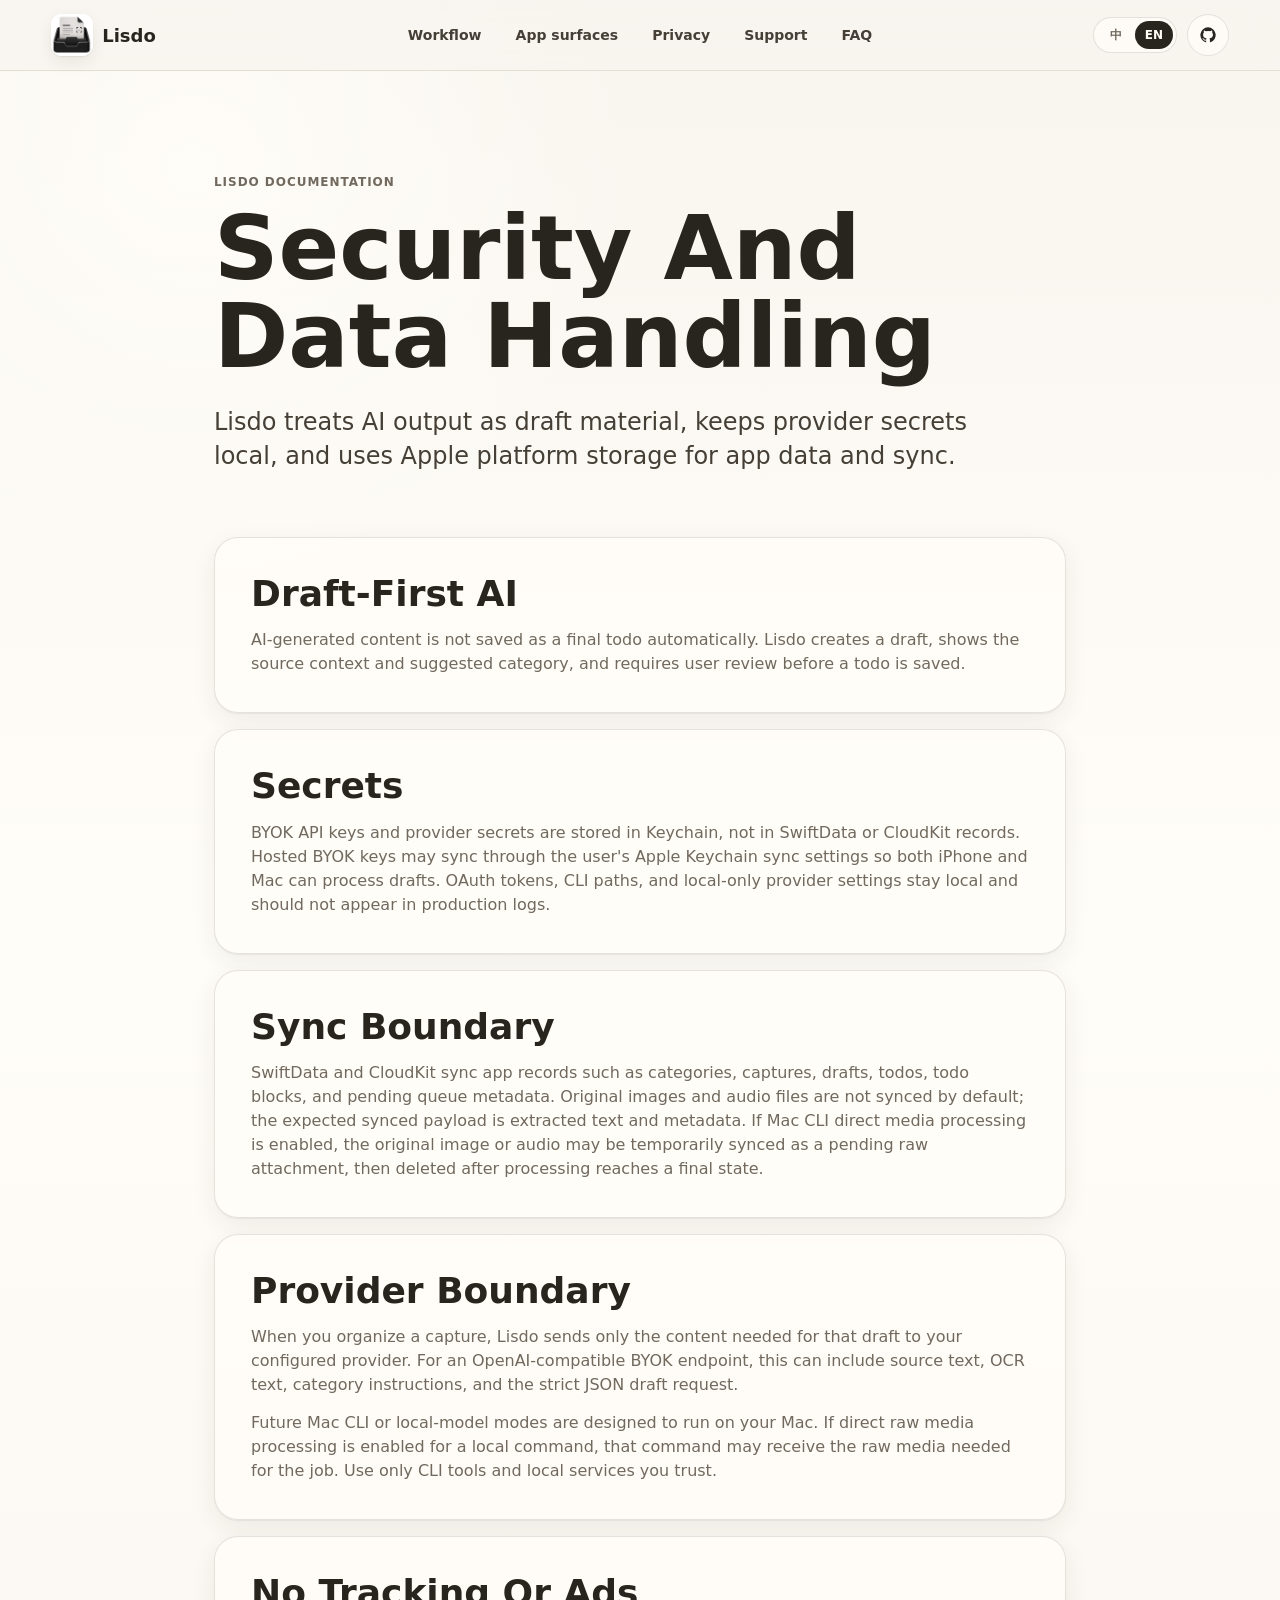
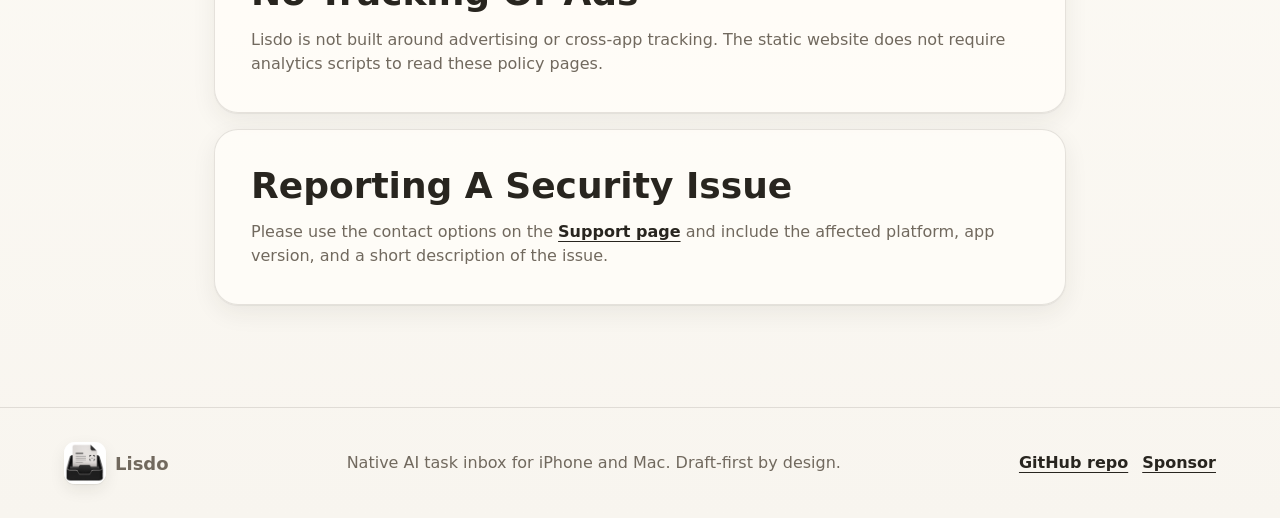
<file: Website/security.html>
<!doctype html>
<html lang="en">
  <head>
    <meta charset="utf-8">
    <meta name="viewport" content="width=device-width, initial-scale=1">
    <title>Security And Data Handling - Lisdo</title>
    <meta
      name="description"
      content="Lisdo security and data handling notes for iCloud sync, Keychain, BYOK AI providers, draft review, and Mac CLI processing."
    >
    <link rel="canonical" href="https://lisdo.robertw.me/security.html">
    <link rel="icon" href="assets/lisdo-logo.png">
    <link rel="stylesheet" href="styles.css">
  </head>
  <body>
    <header class="site-header doc-header">
      <a class="brand" href="/" aria-label="Lisdo home">
        <span class="brand-mark" aria-hidden="true">
          <img src="assets/lisdo-logo.png" alt="">
        </span>
        <span>Lisdo</span>
      </a>

      <nav class="nav-links" aria-label="Primary navigation">
        <a href="/#workflow" data-i18n="nav.workflow">Workflow</a>
        <a href="/#surfaces" data-i18n="nav.surfaces">App surfaces</a>
        <a href="/privacy.html" data-i18n="nav.privacy">Privacy</a>
        <a href="/support.html" data-i18n="nav.support">Support</a>
        <a href="/#faq" data-i18n="nav.faq">FAQ</a>
      </nav>

      <div class="header-actions">
        <div class="language-toggle" aria-label="Language">
          <button type="button" data-lang-option="zh" aria-pressed="false">中</button>
          <button type="button" data-lang-option="en" aria-pressed="true">EN</button>
        </div>
        <a
          class="icon-button"
          href="https://github.com/Robert1124/Lisdo"
          target="_blank"
          rel="noopener noreferrer"
          aria-label="GitHub repository"
        >
          <svg viewBox="0 0 24 24" aria-hidden="true">
            <path d="M12 .5A11.5 11.5 0 0 0 8.4 22.9c.58.1.8-.25.8-.56v-2c-3.25.7-3.93-1.39-3.93-1.39-.53-1.35-1.3-1.72-1.3-1.72-1.06-.72.08-.7.08-.7 1.17.08 1.79 1.2 1.79 1.2 1.04 1.78 2.73 1.27 3.4.97.1-.75.4-1.27.74-1.56-2.6-.3-5.33-1.3-5.33-5.79 0-1.28.46-2.33 1.2-3.15-.12-.3-.52-1.5.12-3.1 0 0 .98-.32 3.2 1.2A11.1 11.1 0 0 1 12 5.9c.99 0 1.98.13 2.91.4 2.22-1.52 3.2-1.2 3.2-1.2.64 1.6.24 2.8.12 3.1.75.82 1.2 1.87 1.2 3.15 0 4.5-2.74 5.49-5.35 5.78.42.37.8 1.08.8 2.18v3.03c0 .31.2.67.8.56A11.5 11.5 0 0 0 12 .5Z"></path>
          </svg>
        </a>
      </div>
    </header>

    <main class="doc-main">
      <section class="doc-hero section-pad">
        <p class="doc-kicker" data-i18n="doc.kicker">Lisdo documentation</p>
        <h1 data-i18n="security.title">Security And Data Handling</h1>
        <p data-i18n="security.intro">
          Lisdo treats AI output as draft material, keeps provider secrets local, and uses Apple
          platform storage for app data and sync.
        </p>
      </section>

      <section class="doc-content">
        <article class="doc-card">
          <h2 data-i18n="security.draftTitle">Draft-First AI</h2>
          <p data-i18n="security.draftBody">
            AI-generated content is not saved as a final todo automatically. Lisdo creates a draft,
            shows the source context and suggested category, and requires user review before a todo
            is saved.
          </p>
        </article>

        <article class="doc-card">
          <h2 data-i18n="security.secretsTitle">Secrets</h2>
          <p data-i18n="security.secretsBody">
            BYOK API keys and provider secrets are stored in Keychain, not in SwiftData or CloudKit
            records. Hosted BYOK keys may sync through the user's Apple Keychain sync settings so
            both iPhone and Mac can process drafts. OAuth tokens, CLI paths, and local-only provider
            settings stay local and should not appear in production logs.
          </p>
        </article>

        <article class="doc-card">
          <h2 data-i18n="security.syncTitle">Sync Boundary</h2>
          <p data-i18n="security.syncBody">
            SwiftData and CloudKit sync app records such as categories, captures, drafts, todos,
            todo blocks, and pending queue metadata. Original images and audio files are not synced
            by default; the expected synced payload is extracted text and metadata. If Mac CLI
            direct media processing is enabled, the original image or audio may be temporarily
            synced as a pending raw attachment, then deleted after processing reaches a final state.
          </p>
        </article>

        <article class="doc-card">
          <h2 data-i18n="security.providerTitle">Provider Boundary</h2>
          <p data-i18n="security.providerBody1">
            When you organize a capture, Lisdo sends only the content needed for that draft to your
            configured provider. For an OpenAI-compatible BYOK endpoint, this can include source
            text, OCR text, category instructions, and the strict JSON draft request.
          </p>
          <p data-i18n="security.providerBody2">
            Future Mac CLI or local-model modes are designed to run on your Mac. If direct raw media
            processing is enabled for a local command, that command may receive the raw media needed
            for the job. Use only CLI tools and local services you trust.
          </p>
        </article>

        <article class="doc-card">
          <h2 data-i18n="security.trackingTitle">No Tracking Or Ads</h2>
          <p data-i18n="security.trackingBody">
            Lisdo is not built around advertising or cross-app tracking. The static website does not
            require analytics scripts to read these policy pages.
          </p>
        </article>

        <article class="doc-card">
          <h2 data-i18n="security.reportTitle">Reporting A Security Issue</h2>
          <p><span data-i18n="security.reportPrefix">Please use the contact options on the </span><a href="/support.html" data-i18n="security.reportLink">Support page</a><span data-i18n="security.reportSuffix"> and include the affected platform, app version, and a short description of the issue.</span></p>
        </article>
      </section>
    </main>

    <footer class="site-footer">
      <div class="brand">
        <span class="brand-mark" aria-hidden="true">
          <img src="assets/lisdo-logo.png" alt="">
        </span>
        <span>Lisdo</span>
      </div>
      <p data-i18n="footer.copy">Native AI task inbox for iPhone and Mac. Draft-first by design.</p>
      <nav class="footer-links" aria-label="Footer navigation">
        <a href="https://github.com/Robert1124/Lisdo" target="_blank" rel="noopener noreferrer" data-i18n="footer.github">GitHub repo</a>
        <a href="https://github.com/sponsors/Robert1124" target="_blank" rel="noopener noreferrer" data-i18n="footer.sponsor">Sponsor</a>
      </nav>
    </footer>
    <script src="script.js"></script>
  </body>
</html>
</file>
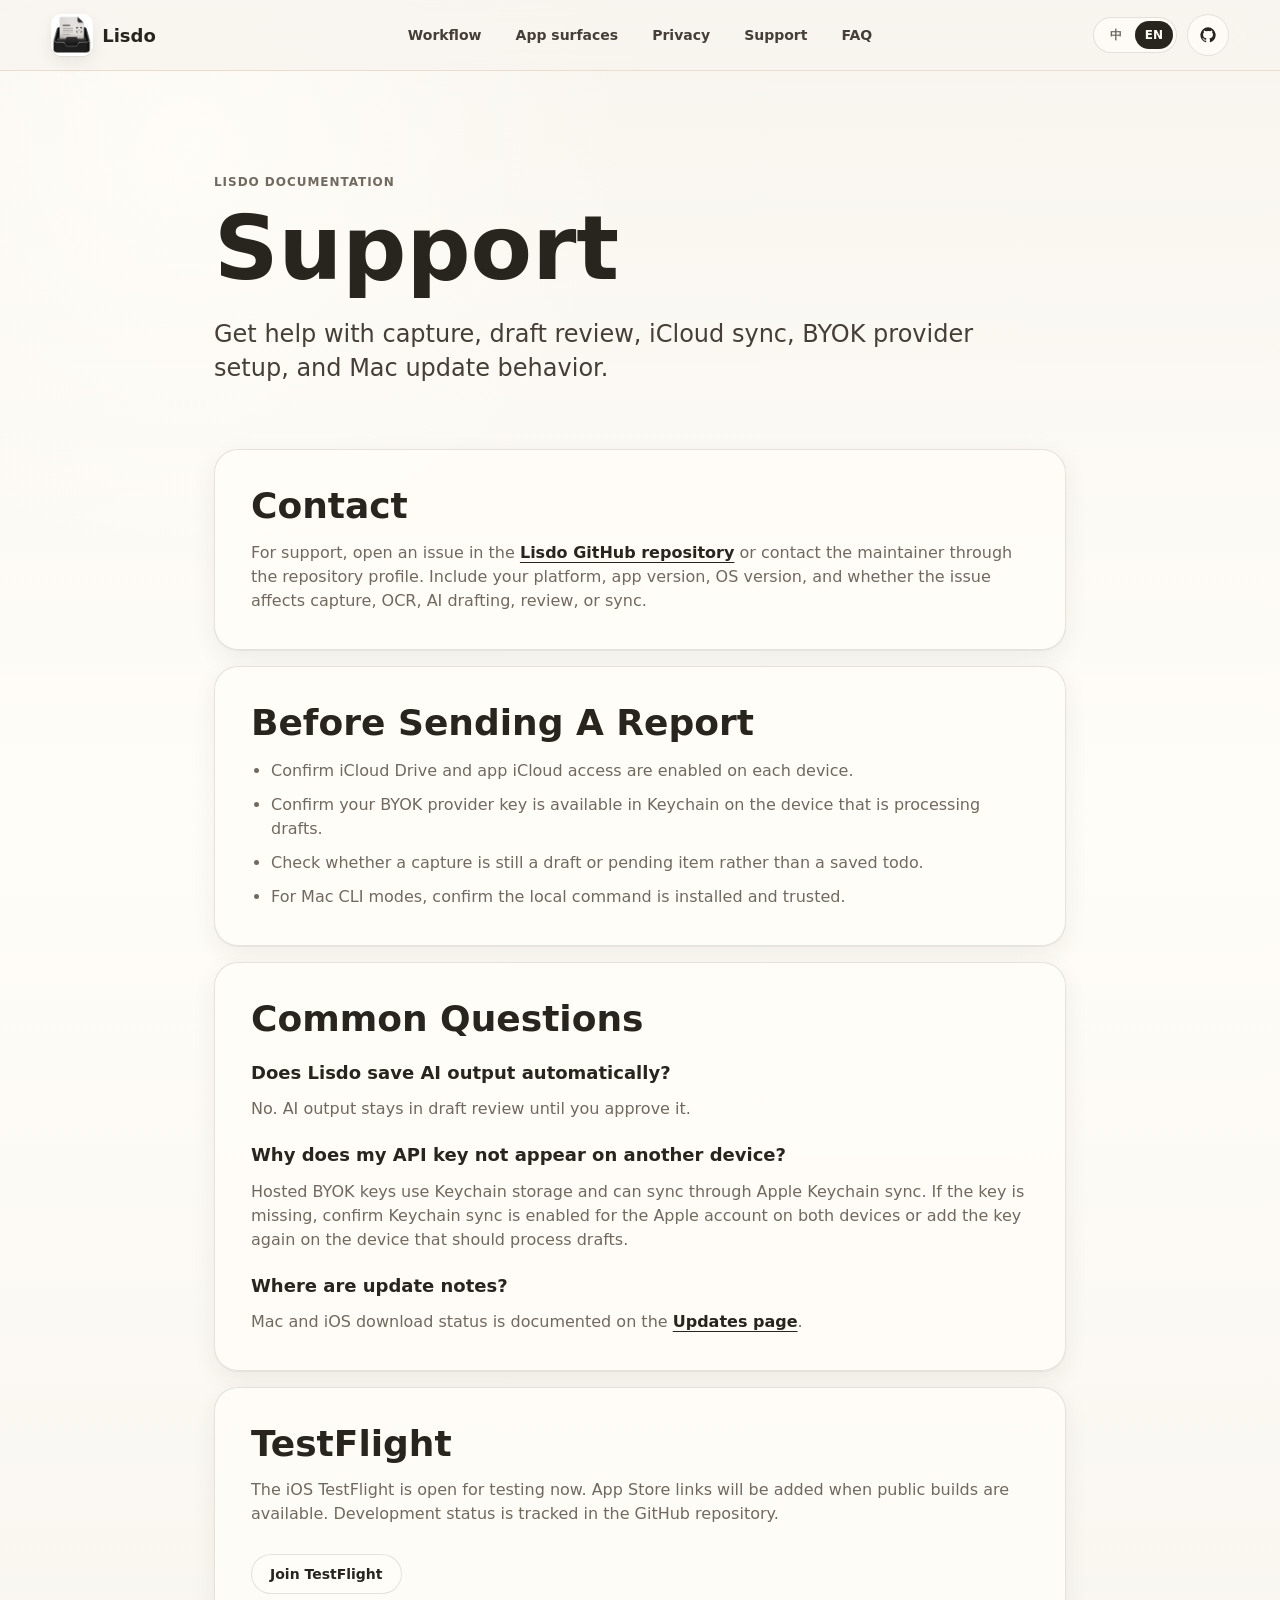
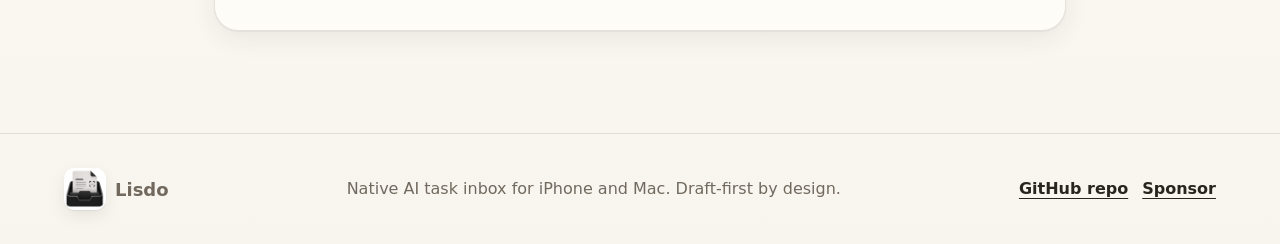
<file: Website/support.html>
<!doctype html>
<html lang="en">
  <head>
    <meta charset="utf-8">
    <meta name="viewport" content="width=device-width, initial-scale=1">
    <title>Support - Lisdo</title>
    <meta
      name="description"
      content="Get support for Lisdo on iPhone and Mac, including iCloud sync, BYOK setup, drafts, captures, updates, and security questions."
    >
    <link rel="canonical" href="https://lisdo.robertw.me/support.html">
    <link rel="icon" href="assets/lisdo-logo.png">
    <link rel="stylesheet" href="styles.css">
  </head>
  <body>
    <header class="site-header doc-header">
      <a class="brand" href="/" aria-label="Lisdo home">
        <span class="brand-mark" aria-hidden="true">
          <img src="assets/lisdo-logo.png" alt="">
        </span>
        <span>Lisdo</span>
      </a>

      <nav class="nav-links" aria-label="Primary navigation">
        <a href="/#workflow" data-i18n="nav.workflow">Workflow</a>
        <a href="/#surfaces" data-i18n="nav.surfaces">App surfaces</a>
        <a href="/privacy.html" data-i18n="nav.privacy">Privacy</a>
        <a href="/support.html" data-i18n="nav.support">Support</a>
        <a href="/#faq" data-i18n="nav.faq">FAQ</a>
      </nav>

      <div class="header-actions">
        <div class="language-toggle" aria-label="Language">
          <button type="button" data-lang-option="zh" aria-pressed="false">中</button>
          <button type="button" data-lang-option="en" aria-pressed="true">EN</button>
        </div>
        <a
          class="icon-button"
          href="https://github.com/Robert1124/Lisdo"
          target="_blank"
          rel="noopener noreferrer"
          aria-label="GitHub repository"
        >
          <svg viewBox="0 0 24 24" aria-hidden="true">
            <path d="M12 .5A11.5 11.5 0 0 0 8.4 22.9c.58.1.8-.25.8-.56v-2c-3.25.7-3.93-1.39-3.93-1.39-.53-1.35-1.3-1.72-1.3-1.72-1.06-.72.08-.7.08-.7 1.17.08 1.79 1.2 1.79 1.2 1.04 1.78 2.73 1.27 3.4.97.1-.75.4-1.27.74-1.56-2.6-.3-5.33-1.3-5.33-5.79 0-1.28.46-2.33 1.2-3.15-.12-.3-.52-1.5.12-3.1 0 0 .98-.32 3.2 1.2A11.1 11.1 0 0 1 12 5.9c.99 0 1.98.13 2.91.4 2.22-1.52 3.2-1.2 3.2-1.2.64 1.6.24 2.8.12 3.1.75.82 1.2 1.87 1.2 3.15 0 4.5-2.74 5.49-5.35 5.78.42.37.8 1.08.8 2.18v3.03c0 .31.2.67.8.56A11.5 11.5 0 0 0 12 .5Z"></path>
          </svg>
        </a>
      </div>
    </header>

    <main class="doc-main">
      <section class="doc-hero section-pad">
        <p class="doc-kicker" data-i18n="doc.kicker">Lisdo documentation</p>
        <h1 data-i18n="support.title">Support</h1>
        <p data-i18n="support.intro">
          Get help with capture, draft review, iCloud sync, BYOK provider setup, and Mac update
          behavior.
        </p>
      </section>

      <section class="doc-content">
        <article class="doc-card">
          <h2 data-i18n="support.contactTitle">Contact</h2>
          <p><span data-i18n="support.contactPrefix">For support, open an issue in the </span><a href="https://github.com/Robert1124/Lisdo" target="_blank" rel="noopener noreferrer" data-i18n="support.repoLink">Lisdo GitHub repository</a><span data-i18n="support.contactSuffix"> or contact the maintainer through the repository profile. Include your platform, app version, OS version, and whether the issue affects capture, OCR, AI drafting, review, or sync.</span></p>
        </article>

        <article class="doc-card">
          <h2 data-i18n="support.beforeTitle">Before Sending A Report</h2>
          <ul>
            <li data-i18n="support.before1">Confirm iCloud Drive and app iCloud access are enabled on each device.</li>
            <li data-i18n="support.before2">Confirm your BYOK provider key is available in Keychain on the device that is processing drafts.</li>
            <li data-i18n="support.before3">Check whether a capture is still a draft or pending item rather than a saved todo.</li>
            <li data-i18n="support.before4">For Mac CLI modes, confirm the local command is installed and trusted.</li>
          </ul>
        </article>

        <article class="doc-card">
          <h2 data-i18n="support.commonTitle">Common Questions</h2>
          <h3 data-i18n="support.q1">Does Lisdo save AI output automatically?</h3>
          <p data-i18n="support.a1">No. AI output stays in draft review until you approve it.</p>

          <h3 data-i18n="support.q2">Why does my API key not appear on another device?</h3>
          <p data-i18n="support.a2">
            Hosted BYOK keys use Keychain storage and can sync through Apple Keychain sync. If the
            key is missing, confirm Keychain sync is enabled for the Apple account on both devices
            or add the key again on the device that should process drafts.
          </p>

          <h3 data-i18n="support.q3">Where are update notes?</h3>
          <p><span data-i18n="support.a3Prefix">Mac and iOS download status is documented on the </span><a href="/updates.html" data-i18n="support.a3Link">Updates page</a><span data-i18n="support.a3Suffix">.</span></p>
        </article>

        <article class="doc-card">
          <h2 data-i18n="support.linksTitle">TestFlight</h2>
          <p data-i18n="support.linksBody">
            The iOS TestFlight is open for testing now. App Store links will be added when public
            builds are available. Development status is tracked in the GitHub repository.
          </p>
          <div class="doc-actions">
            <a
              class="pill-button light"
              href="https://testflight.apple.com/join/XJnUYH11"
              target="_blank"
              rel="noopener noreferrer"
              data-i18n="support.testflightLink"
            >Join TestFlight</a>
          </div>
        </article>
      </section>
    </main>

    <footer class="site-footer">
      <div class="brand">
        <span class="brand-mark" aria-hidden="true">
          <img src="assets/lisdo-logo.png" alt="">
        </span>
        <span>Lisdo</span>
      </div>
      <p data-i18n="footer.copy">Native AI task inbox for iPhone and Mac. Draft-first by design.</p>
      <nav class="footer-links" aria-label="Footer navigation">
        <a href="https://github.com/Robert1124/Lisdo" target="_blank" rel="noopener noreferrer" data-i18n="footer.github">GitHub repo</a>
        <a href="https://github.com/sponsors/Robert1124" target="_blank" rel="noopener noreferrer" data-i18n="footer.sponsor">Sponsor</a>
      </nav>
    </footer>
    <script src="script.js"></script>
  </body>
</html>
</file>
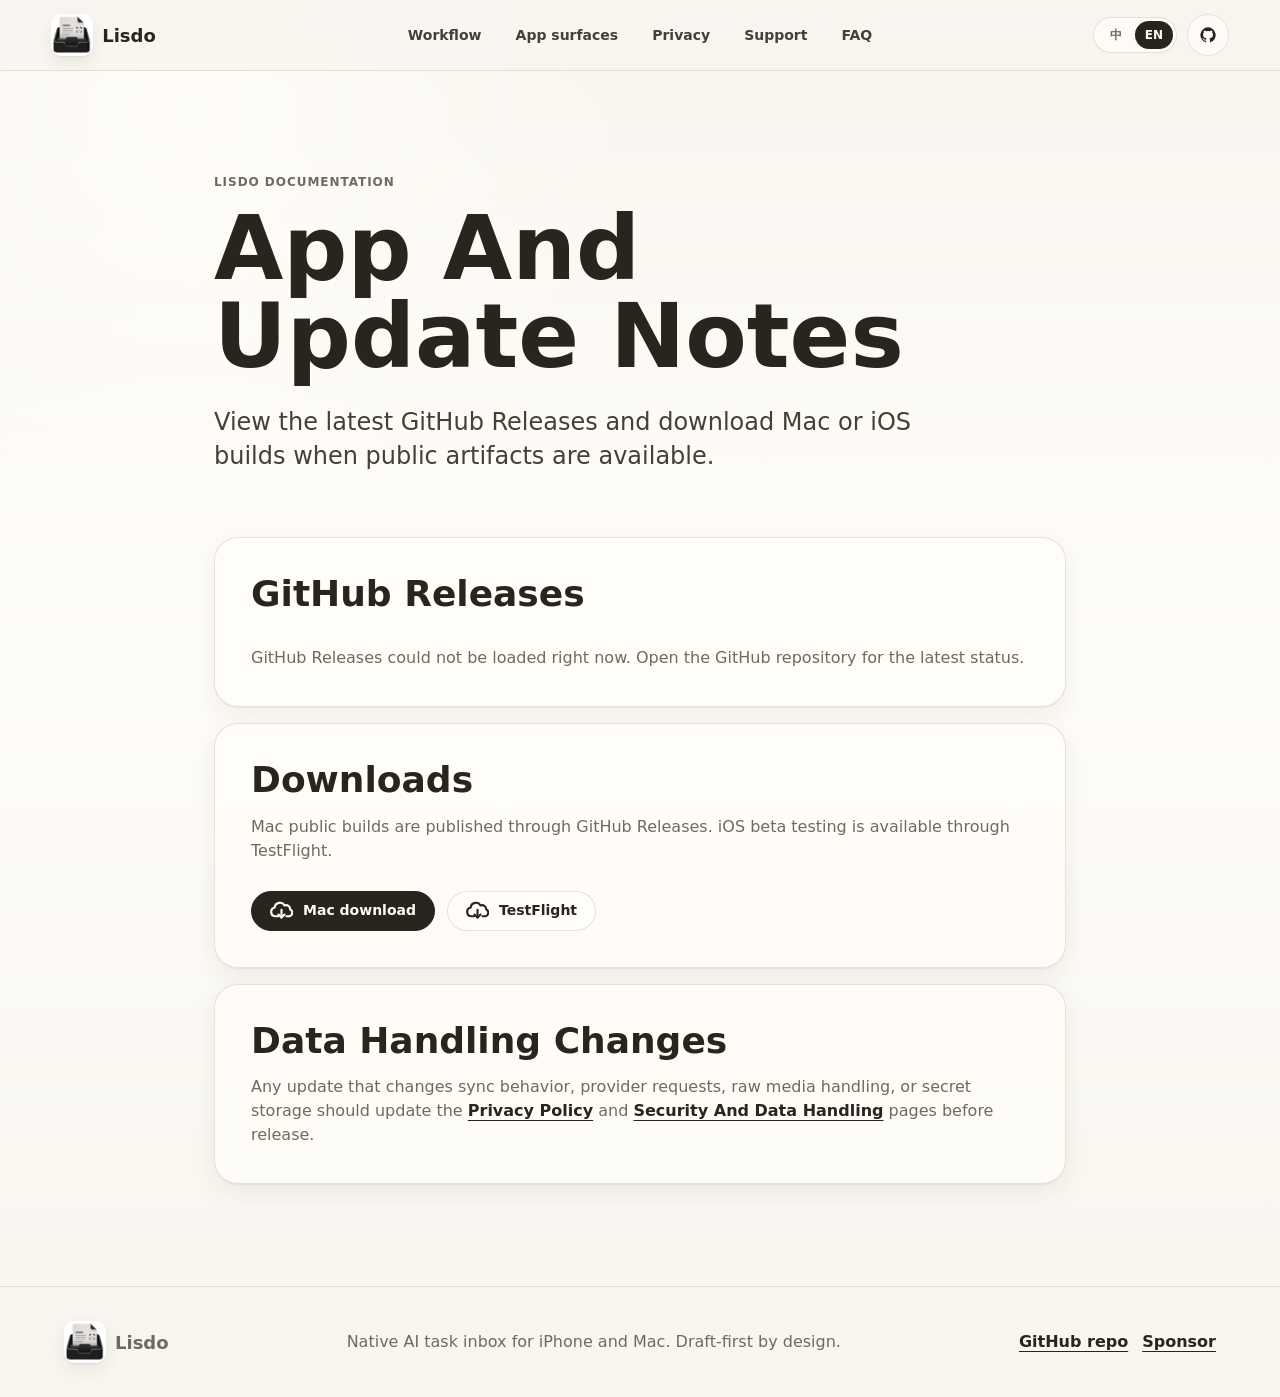
<file: Website/updates.html>
<!doctype html>
<html lang="en">
  <head>
    <meta charset="utf-8">
    <meta name="viewport" content="width=device-width, initial-scale=1">
    <title>Updates - Lisdo</title>
    <meta
      name="description"
      content="Lisdo app update notes, GitHub Releases, and Mac and iOS download links."
    >
    <link rel="canonical" href="https://lisdo.robertw.me/updates.html">
    <link rel="icon" href="assets/lisdo-logo.png">
    <link rel="stylesheet" href="styles.css">
  </head>
  <body>
    <header class="site-header doc-header">
      <a class="brand" href="/" aria-label="Lisdo home">
        <span class="brand-mark" aria-hidden="true">
          <img src="assets/lisdo-logo.png" alt="">
        </span>
        <span>Lisdo</span>
      </a>

      <nav class="nav-links" aria-label="Primary navigation">
        <a href="/#workflow" data-i18n="nav.workflow">Workflow</a>
        <a href="/#surfaces" data-i18n="nav.surfaces">App surfaces</a>
        <a href="/privacy.html" data-i18n="nav.privacy">Privacy</a>
        <a href="/support.html" data-i18n="nav.support">Support</a>
        <a href="/#faq" data-i18n="nav.faq">FAQ</a>
      </nav>

      <div class="header-actions">
        <div class="language-toggle" aria-label="Language">
          <button type="button" data-lang-option="zh" aria-pressed="false">中</button>
          <button type="button" data-lang-option="en" aria-pressed="true">EN</button>
        </div>
        <a
          class="icon-button"
          href="https://github.com/Robert1124/Lisdo"
          target="_blank"
          rel="noopener noreferrer"
          aria-label="GitHub repository"
        >
          <svg viewBox="0 0 24 24" aria-hidden="true">
            <path d="M12 .5A11.5 11.5 0 0 0 8.4 22.9c.58.1.8-.25.8-.56v-2c-3.25.7-3.93-1.39-3.93-1.39-.53-1.35-1.3-1.72-1.3-1.72-1.06-.72.08-.7.08-.7 1.17.08 1.79 1.2 1.79 1.2 1.04 1.78 2.73 1.27 3.4.97.1-.75.4-1.27.74-1.56-2.6-.3-5.33-1.3-5.33-5.79 0-1.28.46-2.33 1.2-3.15-.12-.3-.52-1.5.12-3.1 0 0 .98-.32 3.2 1.2A11.1 11.1 0 0 1 12 5.9c.99 0 1.98.13 2.91.4 2.22-1.52 3.2-1.2 3.2-1.2.64 1.6.24 2.8.12 3.1.75.82 1.2 1.87 1.2 3.15 0 4.5-2.74 5.49-5.35 5.78.42.37.8 1.08.8 2.18v3.03c0 .31.2.67.8.56A11.5 11.5 0 0 0 12 .5Z"></path>
          </svg>
        </a>
      </div>
    </header>

    <main class="doc-main">
      <section class="doc-hero section-pad">
        <p class="doc-kicker" data-i18n="doc.kicker">Lisdo documentation</p>
        <h1 data-i18n="updates.title">App And Update Notes</h1>
        <p data-i18n="updates.intro">View the latest GitHub Releases and download Mac or iOS builds when public artifacts are available.</p>
      </section>

      <section class="doc-content">
        <article class="doc-card">
          <h2 data-i18n="updates.releasesTitle">GitHub Releases</h2>
          <div class="release-list" data-release-list>
            <p class="release-empty" data-i18n="updates.releasesLoading">Loading GitHub Releases...</p>
          </div>
        </article>

        <article class="doc-card">
          <h2 data-i18n="updates.downloadTitle">Downloads</h2>
          <p data-i18n="updates.downloadBody">
            Mac public builds are published through GitHub Releases. iOS distribution will use
            TestFlight when it is ready.
          </p>
          <div class="doc-actions">
            <a class="pill-button dark" href="https://github.com/Robert1124/Lisdo/releases" target="_blank" rel="noopener noreferrer">
              <svg class="download-cloud-icon" viewBox="0 0 24 24" aria-hidden="true">
                <path d="M8.4 18H5.8a4.6 4.6 0 0 1-.9-9.1 5.5 5.5 0 0 1 10.3-2.1 4.1 4.1 0 0 1 5.8 3.9 3.9 3.9 0 0 1-.7 7.3h-3.1"></path>
                <path d="M12 11.2v8.2"></path>
                <path d="m8.8 16.2 3.2 3.2 3.2-3.2"></path>
              </svg>
              <span data-i18n="updates.macDownload">Mac download</span>
            </a>
            <a class="pill-button light" href="https://testflight.apple.com/join/XJnUYH11" target="_blank" rel="noopener noreferrer">
              <svg class="download-cloud-icon" viewBox="0 0 24 24" aria-hidden="true">
                <path d="M8.4 18H5.8a4.6 4.6 0 0 1-.9-9.1 5.5 5.5 0 0 1 10.3-2.1 4.1 4.1 0 0 1 5.8 3.9 3.9 3.9 0 0 1-.7 7.3h-3.1"></path>
                <path d="M12 11.2v8.2"></path>
                <path d="m8.8 16.2 3.2 3.2 3.2-3.2"></path>
              </svg>
              <span data-i18n="updates.iosDownload">TestFlight</span>
            </a>
          </div>
        </article>

        <article class="doc-card">
          <h2 data-i18n="updates.dataTitle">Data Handling Changes</h2>
          <p><span data-i18n="updates.dataPrefix">Any update that changes sync behavior, provider requests, raw media handling, or secret storage should update the </span><a href="/privacy.html" data-i18n="updates.dataPrivacy">Privacy Policy</a><span data-i18n="updates.dataAnd"> and </span><a href="/security.html" data-i18n="updates.dataSecurity">Security And Data Handling</a><span data-i18n="updates.dataSuffix"> pages before release.</span></p>
        </article>
      </section>
    </main>

    <footer class="site-footer">
      <div class="brand">
        <span class="brand-mark" aria-hidden="true">
          <img src="assets/lisdo-logo.png" alt="">
        </span>
        <span>Lisdo</span>
      </div>
      <p data-i18n="footer.copy">Native AI task inbox for iPhone and Mac. Draft-first by design.</p>
      <nav class="footer-links" aria-label="Footer navigation">
        <a href="https://github.com/Robert1124/Lisdo" target="_blank" rel="noopener noreferrer" data-i18n="footer.github">GitHub repo</a>
        <a href="https://github.com/sponsors/Robert1124" target="_blank" rel="noopener noreferrer" data-i18n="footer.sponsor">Sponsor</a>
      </nav>
    </footer>
    <script src="script.js"></script>
  </body>
</html>
</file>
<file: Website/styles.css>
:root {
  --surface: #f8f5ef;
  --surface-2: #efe8dd;
  --surface-3: #e4dacd;
  --divider: #d6cbbb;
  --ink-1: #28251f;
  --ink-2: #453f36;
  --ink-3: #71695e;
  --ink-4: #9a9080;
  --ink-5: #c4b9a8;
  --on-accent: #fffdf8;
  --ok: #637160;
  --warn: #9a7a58;
  --info: #6d7880;
  --shadow-soft: 0 16px 50px rgba(40, 37, 31, 0.11);
  --shadow-flat: 0 1px 1px rgba(40, 37, 31, 0.06), 0 8px 24px rgba(40, 37, 31, 0.07);
  color-scheme: light;
}

* {
  box-sizing: border-box;
}

html {
  scroll-behavior: smooth;
}

body {
  margin: 0;
  background:
    radial-gradient(circle at 15% 8%, rgba(255, 253, 248, 0.9), transparent 28rem),
    linear-gradient(180deg, var(--surface) 0%, #fffdf8 44%, var(--surface) 100%);
  color: var(--ink-1);
  font-family: -apple-system, BlinkMacSystemFont, "SF Pro Text", "SF Pro Display", "Segoe UI", system-ui, sans-serif;
  font-size: 16px;
  line-height: 1.5;
  -webkit-font-smoothing: antialiased;
  text-rendering: optimizeLegibility;
}

a {
  color: inherit;
  text-decoration: none;
}

button {
  font: inherit;
}

.site-header {
  position: sticky;
  top: 0;
  z-index: 20;
  display: grid;
  grid-template-columns: 1fr auto 1fr;
  align-items: center;
  gap: 20px;
  padding: 14px clamp(18px, 4vw, 64px);
  background: rgba(248, 245, 239, 0.82);
  border-bottom: 1px solid rgba(214, 203, 187, 0.55);
  backdrop-filter: blur(22px) saturate(145%);
}

.brand {
  display: inline-flex;
  align-items: center;
  gap: 9px;
  font-size: 18px;
  font-weight: 700;
  letter-spacing: 0;
}

.brand-mark {
  display: inline-grid;
  width: 42px;
  height: 42px;
  place-items: center;
  overflow: hidden;
  background: #fffdf8;
  border-radius: 11px;
  box-shadow: 0 1px 1px rgba(40, 37, 31, 0.08), 0 6px 16px rgba(40, 37, 31, 0.08);
}

.draft-chip svg {
  width: 16px;
  height: 16px;
  fill: currentColor;
}

.brand-mark img {
  width: 100%;
  height: 100%;
  display: block;
  object-fit: cover;
}

.nav-links {
  display: flex;
  align-items: center;
  gap: clamp(18px, 3vw, 34px);
  color: var(--ink-2);
  font-size: 14px;
  font-weight: 650;
}

.nav-links a {
  position: relative;
  padding: 8px 0;
}

.nav-links a::after {
  position: absolute;
  right: 0;
  bottom: 4px;
  left: 0;
  height: 1px;
  content: "";
  background: currentColor;
  transform: scaleX(0);
  transform-origin: right;
  transition: transform 180ms ease;
}

.nav-links a:hover::after {
  transform: scaleX(1);
  transform-origin: left;
}

.header-actions {
  display: flex;
  justify-content: flex-end;
  align-items: center;
  gap: 10px;
}

.language-toggle {
  display: inline-flex;
  padding: 3px;
  border: 1px solid rgba(40, 37, 31, 0.12);
  border-radius: 999px;
  background: rgba(255, 253, 248, 0.78);
}

.language-toggle button {
  min-width: 38px;
  height: 28px;
  border: 0;
  border-radius: 999px;
  color: var(--ink-3);
  background: transparent;
  cursor: pointer;
  font-size: 12px;
  font-weight: 700;
}

.language-toggle button[aria-pressed="true"] {
  color: var(--on-accent);
  background: var(--ink-1);
}

.pill-button,
.icon-button,
.draft-actions button,
.review-actions button,
.mac-toolbar button {
  display: inline-flex;
  align-items: center;
  justify-content: center;
  min-height: 40px;
  padding: 0 18px;
  border: 1px solid rgba(40, 37, 31, 0.12);
  border-radius: 999px;
  cursor: pointer;
  font-size: 14px;
  font-weight: 750;
  letter-spacing: 0;
  transition: transform 160ms ease, background 160ms ease, box-shadow 160ms ease;
}

.pill-button.dark,
.dark-button,
.mac-toolbar button {
  color: var(--on-accent);
  background: var(--ink-1);
  border-color: var(--ink-1);
}

.pill-button.light,
.draft-actions button,
.review-actions button {
  color: var(--ink-1);
  background: rgba(255, 253, 248, 0.86);
}

.icon-button {
  width: 42px;
  min-width: 42px;
  height: 42px;
  padding: 0;
  color: var(--ink-1);
  background: rgba(255, 253, 248, 0.86);
}

.icon-button.dark {
  color: var(--on-accent);
  background: var(--ink-1);
  border-color: var(--ink-1);
}

.icon-button.large {
  width: 54px;
  min-width: 54px;
  height: 54px;
}

.icon-button svg {
  width: 16px;
  height: 16px;
  fill: currentColor;
}

.pill-button svg {
  width: 18px;
  height: 18px;
  margin-right: 9px;
  fill: currentColor;
}

.pill-button svg.download-cloud-icon {
  width: 23px;
  height: 23px;
  margin-right: 10px;
  fill: none;
  stroke: currentColor;
  stroke-width: 2.2;
  stroke-linecap: round;
  stroke-linejoin: round;
}

.icon-button.large svg {
  width: 18px;
  height: 18px;
}

.pill-button.large {
  min-height: 54px;
  padding: 0 26px;
  font-size: 15px;
}

.pill-button:hover,
.icon-button:hover,
.draft-actions button:hover,
.review-actions button:hover,
.mac-toolbar button:hover,
.capture-pill:hover {
  transform: translateY(-2px);
  box-shadow: 0 8px 22px rgba(40, 37, 31, 0.12);
}

.pill-button:disabled,
.icon-button:disabled {
  cursor: default;
  opacity: 0.55;
  transform: none;
  box-shadow: none;
}

.section-pad {
  padding: clamp(74px, 8vw, 120px) clamp(18px, 5vw, 72px);
}

.hero {
  display: grid;
  grid-template-columns: minmax(0, 0.98fr) minmax(390px, 0.9fr);
  gap: clamp(34px, 7vw, 92px);
  align-items: center;
  min-height: calc(100vh - 70px);
  padding-top: clamp(72px, 8vw, 110px);
  overflow: hidden;
}

.hero-copy {
  max-width: 850px;
}

.hero h1,
.section-heading h2,
.panel-copy h2,
.story h2 {
  margin: 0;
  color: var(--ink-1);
  font-weight: 850;
  letter-spacing: 0;
  line-height: 0.97;
}

.hero h1 {
  max-width: 900px;
  font-size: clamp(48px, 8vw, 108px);
}

.hero p {
  max-width: 690px;
  margin: 28px 0 0;
  color: var(--ink-2);
  font-size: clamp(18px, 2vw, 25px);
  line-height: 1.42;
}

.hero-actions {
  display: flex;
  flex-wrap: wrap;
  gap: 12px;
  margin-top: 34px;
}

.hero-stage {
  position: relative;
  min-height: 640px;
  isolation: isolate;
}

.hero-stage::before {
  position: absolute;
  inset: 78px 7% 40px 7%;
  z-index: -1;
  content: "";
  border: 2px solid rgba(40, 37, 31, 0.88);
  border-radius: 42px;
  background:
    radial-gradient(var(--ink-1) 1px, transparent 1.3px) 0 0 / 12px 12px,
    var(--surface-2);
  opacity: 0.38;
  transform: translate(26px, 28px);
}

.phone-shell {
  position: absolute;
  top: 76px;
  left: 50%;
  width: min(390px, 78vw);
  padding: 13px;
  border: 2px solid var(--ink-1);
  border-radius: 42px;
  background: #14120f;
  box-shadow: var(--shadow-soft);
  transform: translateX(-50%) rotate(1.2deg);
  animation: floaty 6.5s ease-in-out infinite;
}

.phone-top {
  width: 80px;
  height: 6px;
  margin: 7px auto 14px;
  border-radius: 999px;
  background: rgba(255, 253, 248, 0.35);
}

.phone-screen {
  position: relative;
  overflow: hidden;
  min-height: 540px;
  padding: 18px;
  border-radius: 30px;
  background: linear-gradient(180deg, #fffdf8, #f6f1e9);
}

.screen-header,
.draft-top,
.category-line,
.draft-actions,
.phone-tabs,
.mac-toolbar,
.review-actions {
  display: flex;
  align-items: center;
}

.screen-header {
  justify-content: space-between;
  margin-bottom: 18px;
  font-size: 28px;
  font-weight: 820;
}

.tiny-chip {
  display: inline-grid;
  width: 31px;
  height: 31px;
  place-items: center;
  color: var(--on-accent);
  background: var(--ink-1);
  border-radius: 999px;
  font-size: 13px;
}

.draft-card {
  padding: 18px;
  border: 1.3px dashed rgba(40, 37, 31, 0.28);
  border-radius: 20px;
  background: rgba(255, 253, 248, 0.82);
  box-shadow: var(--shadow-flat);
  backdrop-filter: blur(18px);
}

.draft-card.compact {
  padding: 14px;
  border-radius: 16px;
}

.draft-top {
  justify-content: space-between;
  gap: 10px;
  margin-bottom: 14px;
}

.source-pill,
.draft-chip {
  display: inline-flex;
  align-items: center;
  gap: 6px;
  min-height: 25px;
  padding: 0 10px;
  border-radius: 999px;
  color: var(--ink-2);
  background: rgba(40, 37, 31, 0.065);
  font-size: 12px;
  font-weight: 700;
  white-space: nowrap;
}

.draft-chip {
  color: var(--ink-1);
  background: rgba(40, 37, 31, 0.085);
}

.category-line {
  gap: 8px;
  color: var(--ink-3);
  font-size: 11px;
  font-weight: 700;
  text-transform: uppercase;
}

.cat-dot {
  width: 8px;
  height: 8px;
  border-radius: 999px;
  background: var(--ink-3);
}

.cat-dot.blue {
  background: var(--info);
}

.draft-card h3 {
  margin: 8px 0 6px;
  color: var(--ink-1);
  font-size: 20px;
  line-height: 1.18;
}

.draft-card p {
  margin: 0 0 14px;
  color: var(--ink-3);
  font-size: 14px;
  line-height: 1.48;
}

.check-list {
  display: grid;
  gap: 9px;
  margin: 0;
  padding: 0;
  color: var(--ink-2);
  font-size: 14px;
  list-style: none;
}

.check-list li {
  display: grid;
  grid-template-columns: 18px minmax(0, 1fr);
  gap: 9px;
  align-items: start;
}

.check-list li::before {
  width: 16px;
  height: 16px;
  margin-top: 2px;
  border: 1.4px dashed rgba(40, 37, 31, 0.45);
  border-radius: 50%;
  content: "";
}

.draft-actions {
  gap: 8px;
  margin-top: 17px;
}

.draft-actions button {
  min-height: 34px;
  padding: 0 13px;
  font-size: 12px;
}

.phone-tabs {
  position: absolute;
  right: 18px;
  bottom: 18px;
  left: 18px;
  justify-content: space-around;
  height: 58px;
  border: 1px solid rgba(40, 37, 31, 0.08);
  border-radius: 22px;
  color: var(--ink-3);
  background: rgba(255, 253, 248, 0.88);
  box-shadow: 0 10px 28px rgba(40, 37, 31, 0.09);
  font-size: 12px;
  font-weight: 700;
}

.floating-note,
.floating-widget {
  position: absolute;
  z-index: 2;
  padding: 16px;
  border: 1px solid rgba(40, 37, 31, 0.12);
  border-radius: 18px;
  background: rgba(255, 253, 248, 0.88);
  box-shadow: var(--shadow-flat);
  backdrop-filter: blur(16px);
  animation: bob 5s ease-in-out infinite;
}

.note-left {
  top: 10px;
  left: 0;
  width: 240px;
  transform: rotate(-5deg);
}

.note-left p {
  margin: 12px 0 0;
  color: var(--ink-3);
  font-size: 13px;
}

.note-right {
  right: 0;
  bottom: 90px;
  width: 230px;
  transform: rotate(4deg);
  animation-delay: -1.8s;
}

.mini-title,
.floating-widget span:last-child,
.mini-widget span {
  display: block;
  color: var(--ink-3);
  font-size: 12px;
  font-weight: 700;
}

.floating-widget strong,
.mini-widget strong {
  display: block;
  margin: 7px 0 4px;
  font-size: 16px;
  line-height: 1.2;
}

.feature-wrap {
  position: relative;
}

.panel-back {
  position: absolute;
  right: clamp(26px, 7vw, 110px);
  bottom: clamp(60px, 8vw, 110px);
  width: min(720px, 64vw);
  height: 420px;
  border: 2px solid var(--ink-1);
  border-radius: 34px;
  background:
    radial-gradient(var(--ink-1) 1px, transparent 1.4px) 0 0 / 12px 12px,
    var(--surface-2);
  opacity: 0.36;
}

.feature-panel {
  position: relative;
  display: grid;
  grid-template-columns: minmax(0, 0.9fr) minmax(0, 1.1fr);
  gap: clamp(24px, 5vw, 58px);
  align-items: center;
  max-width: 1180px;
  margin: 0 auto;
  padding: clamp(28px, 5vw, 70px);
  border: 2px solid var(--ink-1);
  border-radius: 34px;
  background: rgba(255, 253, 248, 0.96);
  box-shadow: var(--shadow-soft);
}

.panel-copy h2,
.section-heading h2,
.story h2 {
  font-size: clamp(36px, 5vw, 68px);
}

.panel-copy p,
.section-heading p,
.story p {
  max-width: 660px;
  color: var(--ink-3);
  font-size: 18px;
}

.workflow-steps {
  display: grid;
  grid-template-columns: repeat(2, minmax(0, 1fr));
  gap: 12px;
}

.step-card {
  min-height: 164px;
  padding: 18px;
  border: 1px solid rgba(40, 37, 31, 0.1);
  border-radius: 18px;
  background: var(--surface);
  transition: transform 180ms ease, background 180ms ease;
}

.step-card:hover {
  transform: translateY(-3px);
}

.step-card.active {
  color: var(--on-accent);
  background: var(--ink-1);
}

.step-card span {
  color: inherit;
  opacity: 0.55;
  font-size: 12px;
  font-weight: 850;
}

.step-card h3 {
  margin: 18px 0 6px;
  font-size: 23px;
}

.step-card p {
  margin: 0;
  color: inherit;
  opacity: 0.76;
  font-size: 14px;
}

.section-heading {
  max-width: 880px;
  margin: 0 auto 36px;
  text-align: center;
}

.capture-grid {
  display: flex;
  flex-wrap: wrap;
  justify-content: center;
  gap: 12px;
  max-width: 980px;
  margin: 0 auto;
}

.capture-pill {
  display: inline-flex;
  align-items: center;
  gap: 9px;
  min-height: 56px;
  padding: 0 22px;
  border: 1px solid rgba(40, 37, 31, 0.11);
  border-radius: 999px;
  color: var(--ink-2);
  background: rgba(239, 232, 221, 0.72);
  cursor: pointer;
  font-weight: 800;
  transition: transform 160ms ease, background 160ms ease, box-shadow 160ms ease;
}

.capture-pill.is-active {
  color: var(--on-accent);
  background: var(--ink-1);
}

.capture-example {
  display: grid;
  max-width: 860px;
  margin: 30px auto 0;
  padding: 24px;
  border: 1px solid rgba(40, 37, 31, 0.1);
  border-radius: 26px;
  background: rgba(255, 253, 248, 0.72);
  box-shadow: var(--shadow-flat);
}

.capture-example h3 {
  margin: 12px 0 6px;
  font-size: clamp(24px, 3vw, 40px);
  line-height: 1.03;
}

.capture-example p {
  margin: 0;
  color: var(--ink-3);
}

.pending-row {
  display: flex;
  align-items: center;
  gap: 13px;
  padding: 14px;
  border: 1px solid rgba(40, 37, 31, 0.08);
  border-radius: 16px;
  background: var(--surface-2);
}

.pending-row.muted {
  background: rgba(239, 232, 221, 0.62);
}

.pending-icon {
  display: grid;
  flex: 0 0 auto;
  width: 36px;
  height: 36px;
  place-items: center;
  border: 1px solid rgba(40, 37, 31, 0.08);
  border-radius: 12px;
  background: #fffdf8;
}

.pending-row strong,
.pending-row span:not(.pending-icon) {
  display: block;
}

.pending-row strong {
  font-size: 14px;
}

.pending-row span:not(.pending-icon) {
  color: var(--ink-3);
  font-size: 12px;
}

.surfaces {
  overflow: hidden;
}

.surface-grid {
  display: grid;
  grid-template-columns: minmax(0, 1.35fr) minmax(300px, 0.75fr);
  gap: 20px;
  max-width: 1180px;
  margin: 0 auto;
}

.mac-window {
  overflow: hidden;
  min-height: 520px;
  border: 2px solid var(--ink-1);
  border-radius: 28px;
  background: #fffdf8;
  box-shadow: var(--shadow-soft);
}

.mac-titlebar {
  display: flex;
  align-items: center;
  gap: 7px;
  height: 48px;
  padding: 0 18px;
  border-bottom: 1px solid rgba(40, 37, 31, 0.08);
  background: rgba(239, 232, 221, 0.72);
}

.mac-titlebar span {
  width: 11px;
  height: 11px;
  border-radius: 50%;
  background: var(--ink-5);
}

.mac-titlebar strong {
  margin-left: 8px;
  color: var(--ink-3);
  font-size: 13px;
}

.mac-body {
  display: grid;
  grid-template-columns: 185px minmax(0, 1fr);
  min-height: 472px;
}

.mac-sidebar {
  display: flex;
  flex-direction: column;
  gap: 7px;
  padding: 18px 12px;
  border-right: 1px solid rgba(40, 37, 31, 0.08);
  background: rgba(239, 232, 221, 0.45);
}

.side-item {
  padding: 8px 10px;
  border-radius: 10px;
  color: var(--ink-3);
  font-size: 13px;
  font-weight: 700;
}

.side-item.active {
  color: var(--ink-1);
  background: rgba(255, 253, 248, 0.78);
}

.mac-main {
  display: grid;
  align-content: start;
  gap: 14px;
  padding: 18px;
}

.mac-toolbar {
  justify-content: space-between;
  gap: 12px;
  color: var(--ink-3);
  font-size: 13px;
  font-weight: 700;
}

.mac-toolbar button {
  min-height: 32px;
  padding: 0 13px;
  font-size: 12px;
}

.review-card,
.format-demo {
  padding: 24px;
  border: 1px solid rgba(40, 37, 31, 0.12);
  border-radius: 28px;
  background: rgba(255, 253, 248, 0.82);
  box-shadow: var(--shadow-flat);
}

.review-card {
  align-self: stretch;
}

.review-card h3 {
  margin: 18px 0 10px;
  font-size: clamp(28px, 3vw, 44px);
  line-height: 1;
}

.review-card p {
  color: var(--ink-3);
}

.format-demo {
  grid-column: 1 / -1;
  display: grid;
  grid-template-columns: minmax(0, 1.05fr) 72px minmax(300px, 0.78fr);
  gap: 18px;
  align-items: center;
  background:
    radial-gradient(circle at 18% 15%, rgba(255, 253, 248, 0.82), transparent 24rem),
    rgba(239, 232, 221, 0.58);
  scroll-margin-top: 88px;
}

.capture-source-window {
  overflow: hidden;
  border: 1px solid rgba(40, 37, 31, 0.13);
  border-radius: 22px;
  background: #fff;
  box-shadow: 0 12px 34px rgba(40, 37, 31, 0.08);
}

.source-tabbar {
  display: flex;
  align-items: center;
  gap: 9px;
  min-height: 44px;
  padding: 0 16px;
  border-bottom: 1px solid rgba(40, 37, 31, 0.09);
  background: #f6f3ee;
  color: #4d4943;
  font-size: 13px;
  font-weight: 700;
}

.source-tab-icon {
  display: inline-grid;
  width: 28px;
  height: 28px;
  place-items: center;
  overflow: hidden;
  border-radius: 8px;
  background: #fffdf8;
  box-shadow: 0 1px 1px rgba(40, 37, 31, 0.08), 0 4px 10px rgba(40, 37, 31, 0.08);
}

.source-tab-icon img {
  width: 100%;
  height: 100%;
  display: block;
  object-fit: cover;
}

.source-tab {
  margin-left: 5px;
  padding: 6px 12px;
  border: 1px solid rgba(40, 37, 31, 0.08);
  border-radius: 999px;
  background: #fff;
}

.source-label {
  margin-left: auto;
  padding: 4px 8px;
  border-radius: 8px;
  background: #e7e4df;
  color: #57534d;
  font-size: 12px;
}

.source-message {
  display: block;
  padding: 0;
}

.source-screenshot {
  display: block;
  width: 100%;
  height: auto;
}

.flow-arrow {
  display: grid;
  place-items: center;
}

.flow-arrow span {
  position: relative;
  display: block;
  width: 54px;
  height: 2px;
  border-radius: 999px;
  background: var(--ink-1);
}

.flow-arrow span::after {
  position: absolute;
  top: 50%;
  right: -1px;
  width: 12px;
  height: 12px;
  border-top: 2px solid var(--ink-1);
  border-right: 2px solid var(--ink-1);
  content: "";
  transform: translateY(-50%) rotate(45deg);
}

.format-output {
  display: grid;
  gap: 12px;
  align-content: center;
}

.format-todo-card {
  background: rgba(255, 253, 248, 0.92);
}

.reminder-row {
  display: grid;
  gap: 4px;
  margin: 16px 0 4px;
  padding: 14px 16px;
  border: 1px solid rgba(40, 37, 31, 0.1);
  border-radius: 16px;
  background: rgba(99, 113, 96, 0.1);
}

.reminder-row strong {
  color: var(--ink-2);
  font-size: 12px;
  text-transform: uppercase;
}

.reminder-row span {
  color: var(--ink-1);
  font-weight: 750;
}

.story {
  display: grid;
  grid-template-columns: minmax(0, 0.9fr) minmax(320px, 0.7fr);
  gap: clamp(28px, 6vw, 84px);
  align-items: center;
  max-width: 1180px;
  margin: 0 auto;
}

.story-lines {
  display: grid;
  gap: 12px;
}

.story-lines span {
  display: block;
  padding: 18px 22px;
  border: 1px solid rgba(40, 37, 31, 0.12);
  border-radius: 999px;
  background: rgba(239, 232, 221, 0.7);
  color: var(--ink-2);
  font-size: clamp(22px, 3vw, 42px);
  font-weight: 850;
  line-height: 1;
}

.story-lines span:nth-child(even) {
  transform: translateX(36px);
  background: rgba(255, 253, 248, 0.86);
}

.plan-section {
  max-width: 1180px;
  margin: 0 auto;
}

.web-account-panel {
  display: grid;
  grid-template-columns: minmax(0, 1fr) auto;
  gap: 18px;
  align-items: center;
  margin: 0 auto 22px;
  padding: 22px;
  border: 1px solid rgba(40, 37, 31, 0.12);
  border-radius: 24px;
  background: rgba(255, 253, 248, 0.72);
  box-shadow: var(--shadow-flat);
  backdrop-filter: blur(18px) saturate(130%);
}

.web-account-panel h3 {
  margin: 10px 0 5px;
  font-size: clamp(24px, 3vw, 36px);
  line-height: 1.08;
}

.web-account-panel p {
  max-width: 700px;
  margin: 0;
  color: var(--ink-3);
  font-size: 16px;
}

.web-account-actions {
  display: flex;
  flex-wrap: wrap;
  justify-content: flex-end;
  gap: 10px;
}

.plan-grid {
  display: grid;
  grid-template-columns: repeat(4, minmax(0, 1fr));
  gap: 16px;
}

.plan-card {
  display: grid;
  gap: 14px;
  grid-template-rows: auto auto 1fr auto auto;
  align-content: stretch;
  min-height: 330px;
  padding: 22px;
  border: 1px solid rgba(40, 37, 31, 0.12);
  border-radius: 24px;
  background: rgba(255, 253, 248, 0.82);
  box-shadow: var(--shadow-flat);
}

.plan-card.featured {
  background: #fffdf8;
  border-color: rgba(40, 37, 31, 0.26);
}

.plan-card.topup-card {
  grid-column: span 2;
  min-height: 220px;
}

.plan-kicker {
  color: var(--ink-3);
  font-size: 12px;
  font-weight: 850;
  letter-spacing: 0.08em;
  text-transform: uppercase;
}

.plan-card h3 {
  margin: 0;
  font-size: clamp(24px, 2.6vw, 34px);
  line-height: 1.06;
}

.plan-card p {
  margin: 0;
  color: var(--ink-3);
}

.plan-points {
  display: grid;
  gap: 9px;
  min-height: 74px;
  margin: 0;
  padding: 0 0 0 19px;
  color: var(--ink-3);
}

.plan-points li::marker {
  color: var(--ink-1);
}

.plan-price {
  margin-top: auto;
  color: var(--ink-1);
  font-size: clamp(30px, 4vw, 46px);
  font-weight: 880;
  line-height: 1;
}

.plan-price span {
  color: var(--ink-3);
  font-size: 16px;
  font-weight: 750;
}

.plan-card .pill-button {
  width: 100%;
  align-self: end;
}

.plan-card.is-current {
  border-color: rgba(99, 113, 96, 0.58);
  box-shadow: 0 0 0 3px rgba(99, 113, 96, 0.12), var(--shadow-flat);
}

.plan-card.is-requested:not(.is-current) {
  border-color: rgba(40, 37, 31, 0.34);
}

.checkout-status {
  max-width: 760px;
  margin: 18px auto 0;
  color: var(--ink-3);
  text-align: center;
}

.checkout-modal[hidden] {
  display: none;
}

.checkout-modal {
  position: fixed;
  inset: 0;
  z-index: 50;
  display: grid;
  place-items: center;
  padding: 24px;
  background: rgba(40, 37, 31, 0.34);
  backdrop-filter: blur(16px) saturate(125%);
}

.checkout-modal-panel {
  display: grid;
  width: min(420px, 100%);
  gap: 16px;
  padding: 26px;
  border: 1px solid rgba(40, 37, 31, 0.14);
  border-radius: 28px;
  background: rgba(255, 253, 248, 0.94);
  box-shadow: 0 24px 72px rgba(40, 37, 31, 0.22);
}

.checkout-modal-panel h2 {
  margin: 0;
  font-size: clamp(1.5rem, 4vw, 2rem);
  letter-spacing: 0;
}

.checkout-modal-panel p {
  margin: 0;
  color: var(--ink-3);
  line-height: 1.5;
}

.checkout-modal-actions {
  display: flex;
  justify-content: flex-end;
  gap: 10px;
}

.checkout-modal-actions .pill-button {
  min-width: 118px;
}

.checkout-modal-actions [hidden] {
  display: none !important;
}

body.modal-open {
  overflow: hidden;
}

.account-center-section {
  position: relative;
  max-width: 1180px;
  margin: 0 auto;
}

.account-center-section.is-loading > :not(.account-loading-overlay):not(.checkout-modal) {
  filter: blur(5px);
  opacity: 0.52;
  pointer-events: none;
  user-select: none;
}

.account-loading-overlay[hidden] {
  display: none;
}

.account-loading-overlay {
  position: fixed;
  inset: 0;
  z-index: 45;
  display: grid;
  place-items: center;
  padding: 24px;
  background: rgba(255, 253, 248, 0.2);
  backdrop-filter: blur(2px);
}

.account-loading-panel {
  display: inline-flex;
  align-items: center;
  gap: 12px;
  padding: 16px 20px;
  border: 1px solid rgba(40, 37, 31, 0.14);
  border-radius: 999px;
  background: rgba(255, 253, 248, 0.94);
  color: var(--ink-1);
  font-weight: 760;
  box-shadow: 0 18px 54px rgba(40, 37, 31, 0.16);
}

.loading-dots {
  display: inline-flex;
  gap: 5px;
  align-items: center;
}

.loading-dots span {
  width: 7px;
  height: 7px;
  border-radius: 999px;
  background: #111;
  animation: loading-dot-bounce 0.86s ease-in-out infinite;
}

.loading-dots span:nth-child(2) {
  animation-delay: 0.12s;
}

.loading-dots span:nth-child(3) {
  animation-delay: 0.24s;
}

@keyframes loading-dot-bounce {
  0%,
  80%,
  100% {
    transform: translateY(0);
    opacity: 0.42;
  }
  40% {
    transform: translateY(-5px);
    opacity: 1;
  }
}

.account-login-card {
  display: grid;
  max-width: 560px;
  margin: 0 auto;
  gap: 18px;
  padding: clamp(28px, 5vw, 48px);
  border: 1px solid rgba(40, 37, 31, 0.12);
  border-radius: 32px;
  background: rgba(255, 253, 248, 0.78);
  box-shadow: var(--shadow-flat);
  backdrop-filter: blur(18px) saturate(135%);
}

.account-login-card[hidden],
.account-content[hidden] {
  display: none !important;
}

.account-login-card h1 {
  margin: 0;
  color: var(--ink-1);
  font-size: clamp(36px, 6vw, 64px);
  font-weight: 850;
  letter-spacing: 0;
  line-height: 0.98;
}

.account-login-card p {
  margin: 0;
  color: var(--ink-3);
  font-size: clamp(17px, 2vw, 21px);
  line-height: 1.45;
}

.apple-sign-in-button {
  display: inline-flex;
  width: 100%;
  min-height: 62px;
  align-items: center;
  justify-content: center;
  gap: 12px;
  margin-top: 6px;
  border: 0;
  border-radius: 999px;
  color: #fff;
  background: #000;
  cursor: pointer;
  font: inherit;
  font-size: 24px;
  font-weight: 760;
  line-height: 1;
  box-shadow: 0 12px 24px rgba(0, 0, 0, 0.16);
}

.apple-sign-in-button svg {
  width: 24px;
  height: 24px;
  flex: 0 0 24px;
  fill: currentColor;
}

.account-center-section .section-heading h1 {
  margin: 0;
  color: var(--ink-1);
  font-size: clamp(48px, 8vw, 92px);
  font-weight: 850;
  letter-spacing: 0;
  line-height: 0.98;
}

.billing-route-note {
  display: flex;
  align-items: center;
  justify-content: space-between;
  gap: 18px;
  max-width: 900px;
  margin: 28px auto 0;
  padding: 18px 20px;
  border: 1px solid rgba(40, 37, 31, 0.12);
  border-radius: 22px;
  background: rgba(255, 253, 248, 0.76);
}

.billing-route-note[hidden] {
  display: none;
}

.billing-route-note p {
  margin: 0;
  color: var(--ink-3);
}

.account-dashboard {
  display: grid;
  grid-template-columns: minmax(0, 1.1fr) minmax(340px, 0.9fr);
  gap: 18px;
  margin: 0 auto 22px;
}

.profile-card,
.quota-card {
  padding: 24px;
  border: 1px solid rgba(40, 37, 31, 0.12);
  border-radius: 28px;
  background: rgba(255, 253, 248, 0.76);
  box-shadow: var(--shadow-flat);
  backdrop-filter: blur(18px) saturate(135%);
}

.profile-card-head {
  display: flex;
  justify-content: flex-end;
  align-items: flex-start;
}

.quota-card-head {
  display: flex;
  justify-content: space-between;
  align-items: flex-start;
  gap: 16px;
}

.profile-summary {
  display: flex;
  align-items: center;
  gap: 18px;
  margin-top: 20px;
}

.profile-summary h2,
.quota-card h2 {
  margin: 0;
  font-size: clamp(28px, 4vw, 46px);
  line-height: 1.05;
}

.profile-summary p,
.quota-card p {
  margin: 6px 0 0;
  color: var(--ink-3);
}

.quota-meter {
  height: 12px;
  margin-top: 28px;
  overflow: hidden;
  border-radius: 999px;
  background: rgba(40, 37, 31, 0.11);
}

.quota-meter span {
  display: block;
  width: 0%;
  height: 100%;
  border-radius: inherit;
  background: var(--ink-1);
  transition: width 220ms ease;
}

.topup-button:disabled {
  cursor: not-allowed;
  opacity: 0.42;
  transform: none;
  box-shadow: none;
}

.faq-list {
  max-width: 920px;
  margin: 0 auto;
  border-top: 1px solid rgba(40, 37, 31, 0.14);
}

.faq-item {
  border-bottom: 1px solid rgba(40, 37, 31, 0.14);
}

.faq-item button {
  display: flex;
  width: 100%;
  align-items: center;
  justify-content: space-between;
  gap: 20px;
  padding: 24px 0;
  border: 0;
  color: var(--ink-1);
  background: transparent;
  cursor: pointer;
  text-align: left;
  font-size: clamp(20px, 2vw, 28px);
  font-weight: 850;
}

.faq-toggle {
  position: relative;
  flex: 0 0 auto;
  display: block;
  width: 34px;
  height: 34px;
  border: 1px solid rgba(40, 37, 31, 0.16);
  border-radius: 999px;
  transition: transform 180ms ease;
}

.faq-toggle::before,
.faq-toggle::after {
  position: absolute;
  top: 50%;
  left: 50%;
  width: 14px;
  height: 2px;
  content: "";
  background: var(--ink-1);
  border-radius: 999px;
  transform: translate(-50%, -50%);
}

.faq-toggle::after {
  transform: translate(-50%, -50%) rotate(90deg);
}

.faq-item button[aria-expanded="true"] .faq-toggle {
  transform: rotate(45deg);
}

.faq-panel {
  padding: 0 0 25px;
  color: var(--ink-3);
  font-size: 17px;
}

.faq-panel p {
  margin: 0;
}

.site-footer {
  display: flex;
  flex-wrap: wrap;
  align-items: center;
  justify-content: space-between;
  gap: 18px;
  padding: 34px clamp(18px, 5vw, 72px);
  border-top: 1px solid rgba(40, 37, 31, 0.12);
  color: var(--ink-3);
}

.site-footer p {
  margin: 0;
}

.footer-links {
  display: flex;
  flex-wrap: wrap;
  align-items: center;
  gap: 14px;
}

.footer-links a,
.doc-content a,
.faq-panel a {
  color: var(--ink-1);
  font-weight: 750;
  text-decoration: underline;
  text-underline-offset: 4px;
}

.doc-header {
  grid-template-columns: 1fr auto 1fr;
}

.doc-main {
  min-height: calc(100vh - 160px);
}

.doc-hero {
  max-width: 980px;
  margin: 0 auto;
  padding-bottom: clamp(34px, 5vw, 64px);
}

.doc-kicker,
.doc-updated {
  margin: 0 0 14px;
  color: var(--ink-3);
  font-size: 12px;
  font-weight: 800;
  letter-spacing: 0.08em;
  text-transform: uppercase;
}

.doc-hero h1 {
  max-width: 820px;
  margin: 0;
  color: var(--ink-1);
  font-size: clamp(44px, 7vw, 92px);
  font-weight: 850;
  letter-spacing: 0;
  line-height: 0.98;
}

.doc-hero p:not(.doc-kicker):not(.doc-updated) {
  max-width: 760px;
  margin: 24px 0 0;
  color: var(--ink-2);
  font-size: clamp(18px, 2vw, 24px);
  line-height: 1.42;
}

.doc-updated {
  margin-top: 24px;
  margin-bottom: 0;
  letter-spacing: 0;
  text-transform: none;
}

.doc-content {
  display: grid;
  gap: 16px;
  max-width: 980px;
  margin: 0 auto;
  padding: 0 clamp(18px, 5vw, 72px) clamp(74px, 8vw, 120px);
}

.doc-card {
  padding: clamp(22px, 4vw, 36px);
  border: 1px solid rgba(40, 37, 31, 0.12);
  border-radius: 24px;
  background: rgba(255, 253, 248, 0.82);
  box-shadow: var(--shadow-flat);
}

.doc-card h2,
.doc-card h3 {
  margin: 0;
  color: var(--ink-1);
  line-height: 1.12;
}

.doc-card h2 {
  font-size: clamp(24px, 3vw, 36px);
}

.doc-card h3 {
  margin-top: 24px;
  font-size: 18px;
}

.doc-card p,
.doc-card li {
  color: var(--ink-3);
  font-size: 16px;
}

.doc-card p {
  margin: 14px 0 0;
}

.doc-card ul {
  display: grid;
  gap: 10px;
  margin: 16px 0 0;
  padding-left: 20px;
}

.doc-actions {
  display: flex;
  flex-wrap: wrap;
  gap: 12px;
  margin-top: 28px;
}

.doc-actions .pill-button {
  text-decoration: none;
}

.release-list {
  display: grid;
  gap: 14px;
  margin-top: 18px;
}

.release-item {
  padding: 18px;
  border: 1px solid rgba(40, 37, 31, 0.1);
  border-radius: 18px;
  background: rgba(255, 253, 248, 0.72);
}

.release-item h3 {
  margin: 0 0 8px;
}

.release-meta,
.release-note {
  color: var(--ink-3);
  font-size: 14px;
}

.release-note {
  margin: 10px 0 0;
}

.release-empty {
  margin: 14px 0 0;
  color: var(--ink-3);
}

.reveal {
  opacity: 0;
  transform: translateY(22px);
  transition: opacity 620ms ease, transform 620ms cubic-bezier(0.2, 0.7, 0.2, 1);
}

.reveal.is-visible {
  opacity: 1;
  transform: translateY(0);
}

@keyframes floaty {
  0%, 100% {
    transform: translateX(-50%) rotate(1.2deg) translateY(0);
  }
  50% {
    transform: translateX(-50%) rotate(1.2deg) translateY(-12px);
  }
}

@keyframes bob {
  0%, 100% {
    translate: 0 0;
  }
  50% {
    translate: 0 -10px;
  }
}

@media (max-width: 980px) {
  .site-header {
    grid-template-columns: 1fr auto;
  }

  .nav-links {
    display: none;
  }

  .hero,
  .feature-panel,
  .capture-example,
  .surface-grid,
  .format-demo,
  .story,
  .web-account-panel,
  .account-dashboard {
    grid-template-columns: 1fr;
  }

  .plan-grid {
    grid-template-columns: repeat(2, minmax(0, 1fr));
  }

  .web-account-actions {
    justify-content: flex-start;
  }

  .hero {
    min-height: auto;
  }

  .hero-stage {
    min-height: 620px;
  }

  .surface-grid > * {
    grid-column: auto;
  }

  .flow-arrow {
    transform: rotate(90deg);
    min-height: 36px;
  }

  .mac-body {
    grid-template-columns: 1fr;
  }

  .mac-sidebar {
    flex-direction: row;
    overflow-x: auto;
    border-right: 0;
    border-bottom: 1px solid rgba(40, 37, 31, 0.08);
  }

  .story-lines span:nth-child(even) {
    transform: none;
  }
}

@media (max-width: 680px) {
  .site-header {
    padding: 10px 14px;
  }

  .brand {
    font-size: 16px;
  }

  .brand-mark {
    width: 36px;
    height: 36px;
  }

  .header-actions .pill-button {
    display: none;
  }

  .section-pad {
    padding-right: 16px;
    padding-left: 16px;
  }

  .hero h1 {
    font-size: clamp(42px, 15vw, 66px);
  }

  .hero p {
    font-size: 17px;
  }

  .hero-stage {
    min-height: 560px;
    margin-inline: -6px;
  }

  .phone-shell {
    top: 82px;
    width: min(336px, 92vw);
    padding: 9px;
    border-radius: 34px;
  }

  .phone-screen {
    min-height: 486px;
    padding: 14px;
    border-radius: 25px;
  }

  .screen-header {
    font-size: 23px;
  }

  .floating-note {
    display: none;
  }

  .note-right {
    right: 2px;
    bottom: 20px;
    width: 194px;
  }

  .feature-panel {
    padding: 24px;
    border-radius: 26px;
  }

  .panel-back {
    display: none;
  }

  .workflow-steps {
    grid-template-columns: 1fr;
  }

  .capture-pill {
    min-height: 48px;
    padding: 0 16px;
  }

  .mac-window {
    min-height: 0;
    border-radius: 22px;
  }

  .mac-main {
    padding: 14px;
  }

  .review-actions button {
    width: 100%;
  }

  .format-demo {
    padding: 16px;
  }

  .plan-grid {
    grid-template-columns: 1fr;
  }

  .plan-card,
  .plan-card.topup-card {
    grid-column: auto;
    min-height: 0;
    border-radius: 22px;
  }

  .plan-points {
    min-height: 0;
  }

  .web-account-panel {
    padding: 18px;
    border-radius: 22px;
  }

  .web-account-actions .pill-button {
    width: 100%;
  }

  .profile-card,
  .quota-card {
    padding: 18px;
    border-radius: 22px;
  }

  .profile-summary {
    align-items: flex-start;
  }

  .billing-route-note,
  .checkout-modal-actions {
    align-items: stretch;
    flex-direction: column;
  }

  .account-loading-panel {
    max-width: calc(100vw - 40px);
    white-space: normal;
  }

}

@media (prefers-reduced-motion: reduce) {
  html {
    scroll-behavior: auto;
  }

  *,
  *::before,
  *::after {
    animation-duration: 0.001ms !important;
    animation-iteration-count: 1 !important;
    scroll-behavior: auto !important;
    transition-duration: 0.001ms !important;
  }

  .reveal {
    opacity: 1;
    transform: none;
  }
}
</file>
